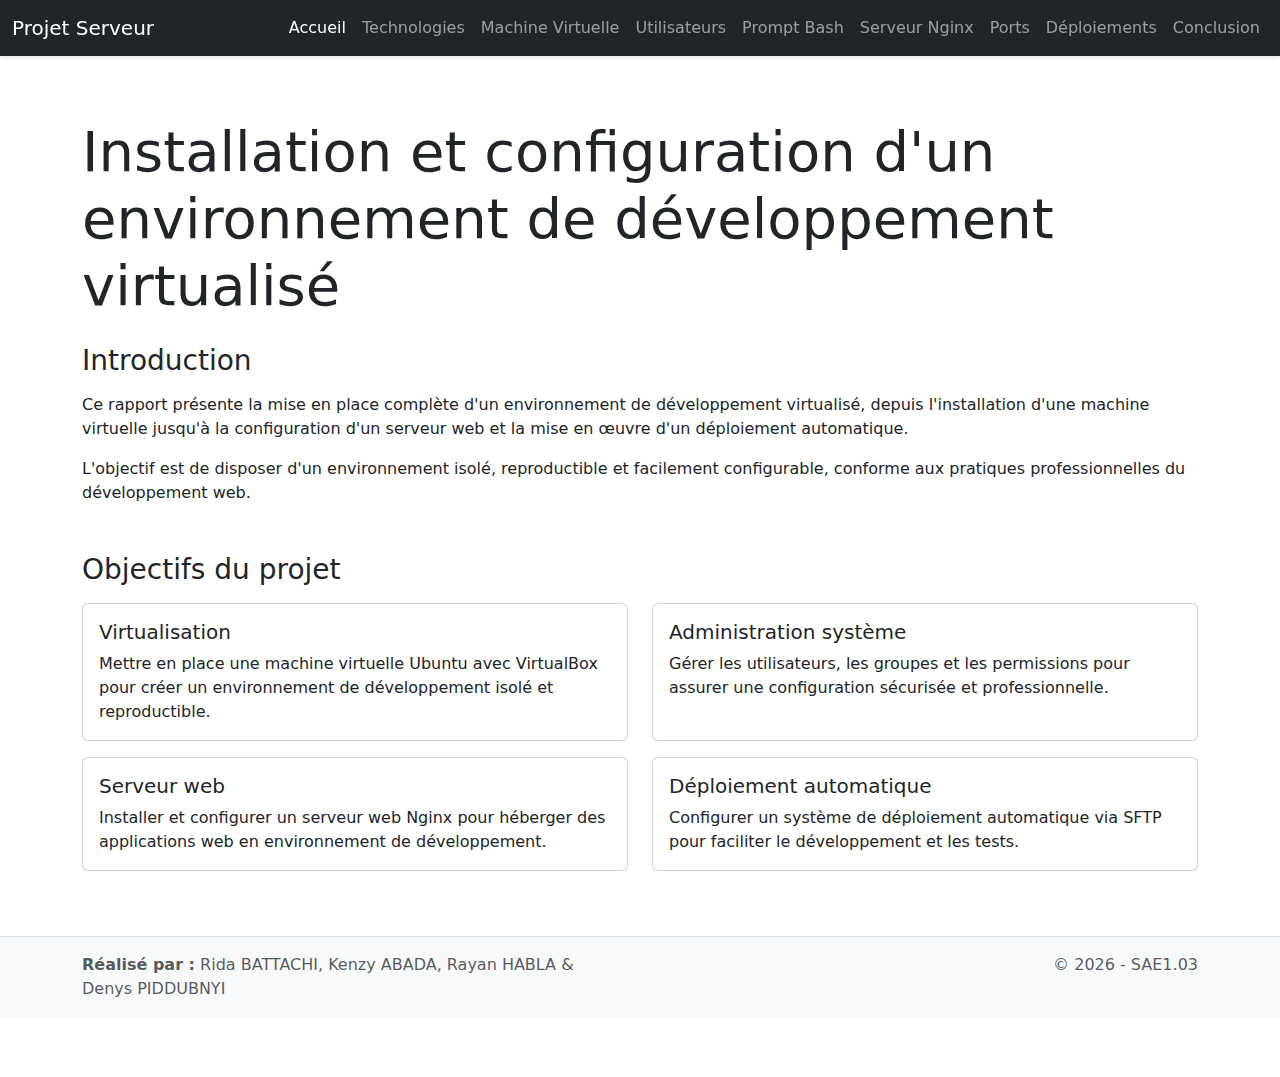
<file: index.html>
<!DOCTYPE html>
<html lang="fr">
<head>
    <meta charset="UTF-8">
    <meta name="viewport" content="width=device-width, initial-scale=1.0">
    <title>Accueil - Projet Serveur Web</title>
    <link href="https://cdn.jsdelivr.net/npm/bootstrap@5.3.0/dist/css/bootstrap.min.css" rel="stylesheet">
    <link href="css/style.css" rel="stylesheet">
</head>
<body>
    <!-- Navbar fixe -->
    <nav class="navbar navbar-expand-lg navbar-dark bg-dark fixed-top">
        <div class="container-fluid">
            <a class="navbar-brand" href="index.html">Projet Serveur</a>
            <button class="navbar-toggler" type="button" data-bs-toggle="collapse" data-bs-target="#navbarNav" aria-controls="navbarNav" aria-expanded="false" aria-label="Toggle navigation">
                <span class="navbar-toggler-icon"></span>
            </button>
            <div class="collapse navbar-collapse" id="navbarNav">
                <ul class="navbar-nav ms-auto">
                    <li class="nav-item">
                        <a class="nav-link active" aria-current="page" href="index.html">Accueil</a>
                    </li>
                    <li class="nav-item">
                        <a class="nav-link" href="technologies.html">Technologies</a>
                    </li>
                    <li class="nav-item">
                        <a class="nav-link" href="machine-virtuelle.html">Machine Virtuelle</a>
                    </li>
                    <li class="nav-item">
                        <a class="nav-link" href="utilisateurs.html">Utilisateurs</a>
                    </li>
                    <li class="nav-item">
                        <a class="nav-link" href="prompt-bash.html">Prompt Bash</a>
                    </li>
                    <li class="nav-item">
                        <a class="nav-link" href="serveur-nginx.html">Serveur Nginx</a>
                    </li>
                    <li class="nav-item">
                        <a class="nav-link" href="ports.html">Ports</a>
                    </li>
                    <li class="nav-item">
                        <a class="nav-link" href="deploiements.html">Déploiements</a>
                    </li>
                    <li class="nav-item">
                        <a class="nav-link" href="conclusion.html">Conclusion</a>
                    </li>
                </ul>
            </div>
        </div>
    </nav>

    <!-- Contenu principal -->
    <main class="container my-5">
        <div class="row">
            <div class="col-12">
                <h1 class="display-4 mb-4">Installation et configuration d'un environnement de développement virtualisé</h1>
                
                <section class="mb-5">
                    <h2 class="h3 mb-3">Introduction</h2>
                    <p>
                        Ce rapport présente la mise en place complète d'un environnement de développement virtualisé, depuis l'installation d'une machine virtuelle jusqu'à la configuration d'un serveur web et la mise en œuvre d'un déploiement automatique.
                    </p>
                    <p>
                        L'objectif est de disposer d'un environnement isolé, reproductible et facilement configurable, conforme aux pratiques professionnelles du développement web.
                    </p>
                </section>

                <section>
                    <h2 class="h3 mb-3">Objectifs du projet</h2>
                    <div class="row">
                        <div class="col-md-6 mb-3">
                            <div class="card h-100">
                                <div class="card-body">
                                    <h3 class="card-title h5">Virtualisation</h3>
                                    <p class="card-text">Mettre en place une machine virtuelle Ubuntu avec VirtualBox pour créer un environnement de développement isolé et reproductible.</p>
                                </div>
                            </div>
                        </div>
                        <div class="col-md-6 mb-3">
                            <div class="card h-100">
                                <div class="card-body">
                                    <h3 class="card-title h5">Administration système</h3>
                                    <p class="card-text">Gérer les utilisateurs, les groupes et les permissions pour assurer une configuration sécurisée et professionnelle.</p>
                                </div>
                            </div>
                        </div>
                        <div class="col-md-6 mb-3">
                            <div class="card h-100">
                                <div class="card-body">
                                    <h3 class="card-title h5">Serveur web</h3>
                                    <p class="card-text">Installer et configurer un serveur web Nginx pour héberger des applications web en environnement de développement.</p>
                                </div>
                            </div>
                        </div>
                        <div class="col-md-6 mb-3">
                            <div class="card h-100">
                                <div class="card-body">
                                    <h3 class="card-title h5">Déploiement automatique</h3>
                                    <p class="card-text">Configurer un système de déploiement automatique via SFTP pour faciliter le développement et les tests.</p>
                                </div>
                            </div>
                        </div>
                    </div>
                </section>
            </div>
        </div>
    </main>

    <!-- Footer -->
    <footer class="py-3 mt-auto">
        <div class="container">
            <div class="row">
                <div class="col-md-6">
                    <p class="mb-0 text-muted">
                        <strong>Réalisé par :</strong> Rida BATTACHI, Kenzy ABADA, Rayan HABLA &amp; Denys PIDDUBNYI
                    </p>
                </div>
                <div class="col-md-6 text-md-end">
                    <p class="mb-0 text-muted">
                        &copy; 2026 - SAE1.03
                    </p>
                </div>
            </div>
        </div>
    </footer>

    <link href="https://cdn.jsdelivr.net/npm/bootstrap@5.3.0/dist/js/bootstrap.bundle.min.js" rel="stylesheet">
</body>
</html>
</file>
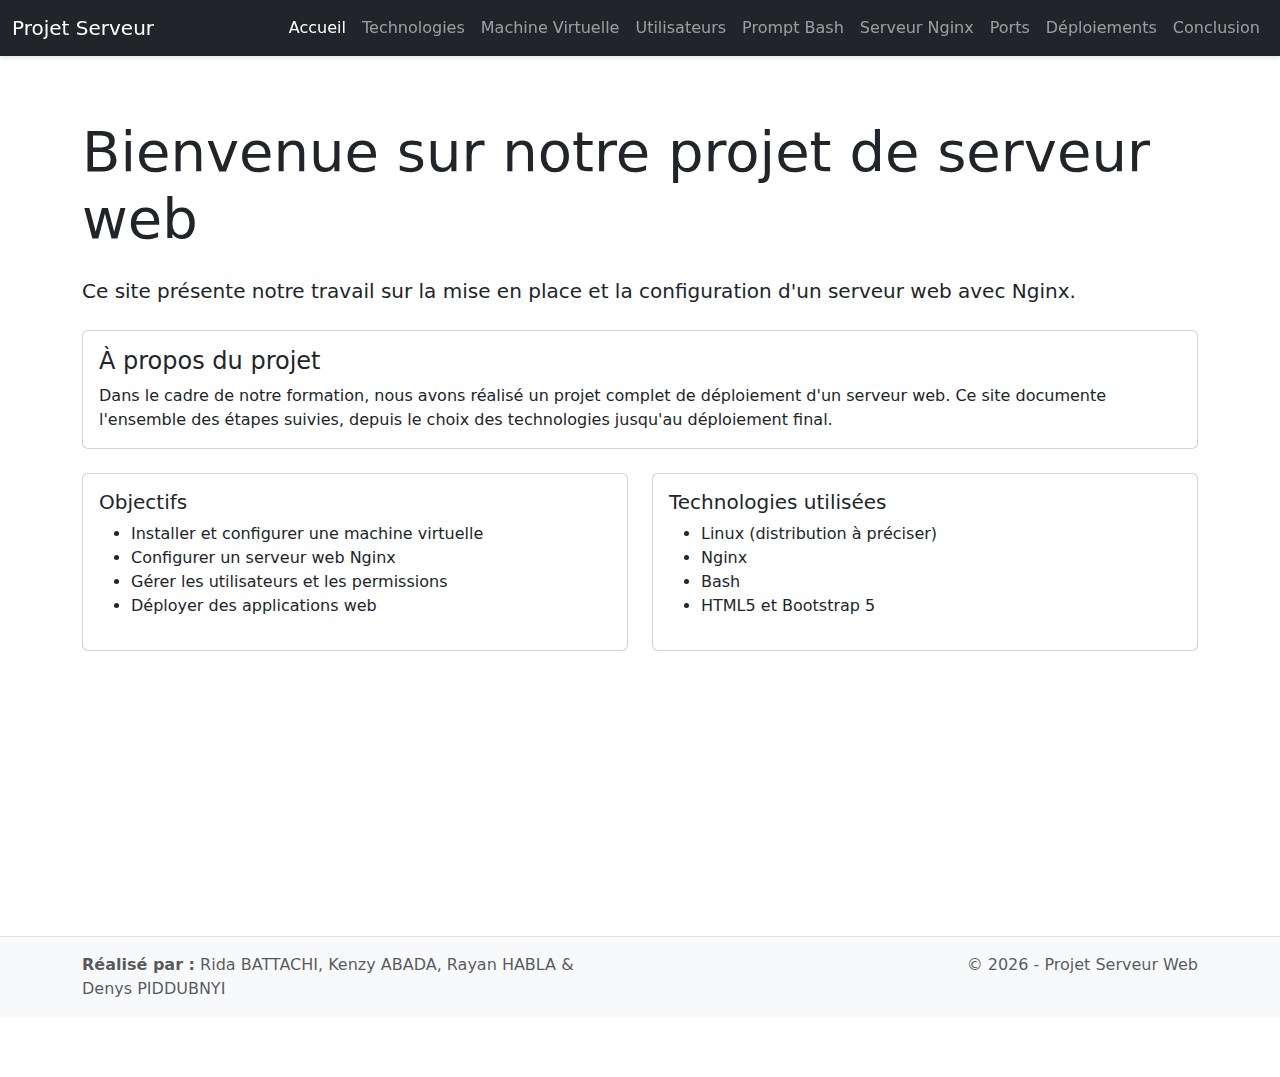
<file: accueil.html>
<!DOCTYPE html>
<html lang="fr">
<head>
  <meta charset="UTF-8">
  <meta name="viewport" content="width=device-width, initial-scale=1.0">
  <title>Accueil - SAE1.03</title>
  <link href="https://cdn.jsdelivr.net/npm/bootstrap@5.3.0/dist/css/bootstrap.min.css" rel="stylesheet">
  <link href="css/style.css" rel="stylesheet"></link>

</head>
<body>
<!-- Navbar fixe -->
<nav class="navbar navbar-expand-lg navbar-dark bg-dark fixed-top">
  <div class="container-fluid">
    <a class="navbar-brand" href="index.html">Projet Serveur</a>
    <button class="navbar-toggler" type="button" data-bs-toggle="collapse" data-bs-target="#navbarNav" aria-controls="navbarNav" aria-expanded="false" aria-label="Toggle navigation">
      <span class="navbar-toggler-icon"></span>
    </button>
    <div class="collapse navbar-collapse" id="navbarNav">
      <ul class="navbar-nav ms-auto">
        <li class="nav-item">
          <a class="nav-link active" aria-current="page" href="index.html">Accueil</a>
        </li>
        <li class="nav-item">
          <a class="nav-link" href="technologies.html">Technologies</a>
        </li>
        <li class="nav-item">
          <a class="nav-link" href="machine-virtuelle.html">Machine Virtuelle</a>
        </li>
        <li class="nav-item">
          <a class="nav-link" href="utilisateurs.html">Utilisateurs</a>
        </li>
        <li class="nav-item">
          <a class="nav-link" href="prompt-bash.html">Prompt Bash</a>
        </li>
        <li class="nav-item">
          <a class="nav-link" href="serveur-nginx.html">Serveur Nginx</a>
        </li>
        <li class="nav-item">
          <a class="nav-link" href="ports.html">Ports</a>
        </li>
        <li class="nav-item">
          <a class="nav-link" href="deploiements.html">Déploiements</a>
        </li>
        <li class="nav-item">
          <a class="nav-link" href="conclusion.html">Conclusion</a>
        </li>
      </ul>
    </div>
  </div>
</nav>

<!-- Contenu principal -->
<main class="container my-5">
  <div class="row">
    <div class="col-12">
      <h1 class="display-4 mb-4">Bienvenue sur notre projet de serveur web</h1>
      <p class="lead">Ce site présente notre travail sur la mise en place et la configuration d'un serveur web avec Nginx.</p>

      <div class="card mt-4">
        <div class="card-body">
          <h2 class="card-title h4">À propos du projet</h2>
          <p class="card-text">
            Dans le cadre de notre formation, nous avons réalisé un projet complet de déploiement d'un serveur web.
            Ce site documente l'ensemble des étapes suivies, depuis le choix des technologies jusqu'au déploiement final.
          </p>
        </div>
      </div>

      <div class="row mt-4">
        <div class="col-md-6">
          <div class="card h-100">
            <div class="card-body">
              <h3 class="card-title h5">Objectifs</h3>
              <ul>
                <li>Installer et configurer une machine virtuelle</li>
                <li>Configurer un serveur web Nginx</li>
                <li>Gérer les utilisateurs et les permissions</li>
                <li>Déployer des applications web</li>
              </ul>
            </div>
          </div>
        </div>
        <div class="col-md-6">
          <div class="card h-100">
            <div class="card-body">
              <h3 class="card-title h5">Technologies utilisées</h3>
              <ul>
                <li>Linux (distribution à préciser)</li>
                <li>Nginx</li>
                <li>Bash</li>
                <li>HTML5 et Bootstrap 5</li>
              </ul>
            </div>
          </div>
        </div>
      </div>
    </div>
  </div>
</main>

<!-- Footer -->
<footer class="py-3 mt-auto">
  <div class="container">
    <div class="row">
      <div class="col-md-6">
        <p class="mb-0 text-muted">
          <strong>Réalisé par :</strong> Rida BATTACHI, Kenzy ABADA, Rayan HABLA &amp; Denys PIDDUBNYI
        </p>
      </div>
      <div class="col-md-6 text-md-end">
        <p class="mb-0 text-muted">
          &copy; 2026 - Projet Serveur Web
        </p>
      </div>
    </div>
  </div>
</footer>

<link href="https://cdn.jsdelivr.net/npm/bootstrap@5.3.0/dist/js/bootstrap.bundle.min.js" rel="stylesheet">
</body>
</html>
</file>
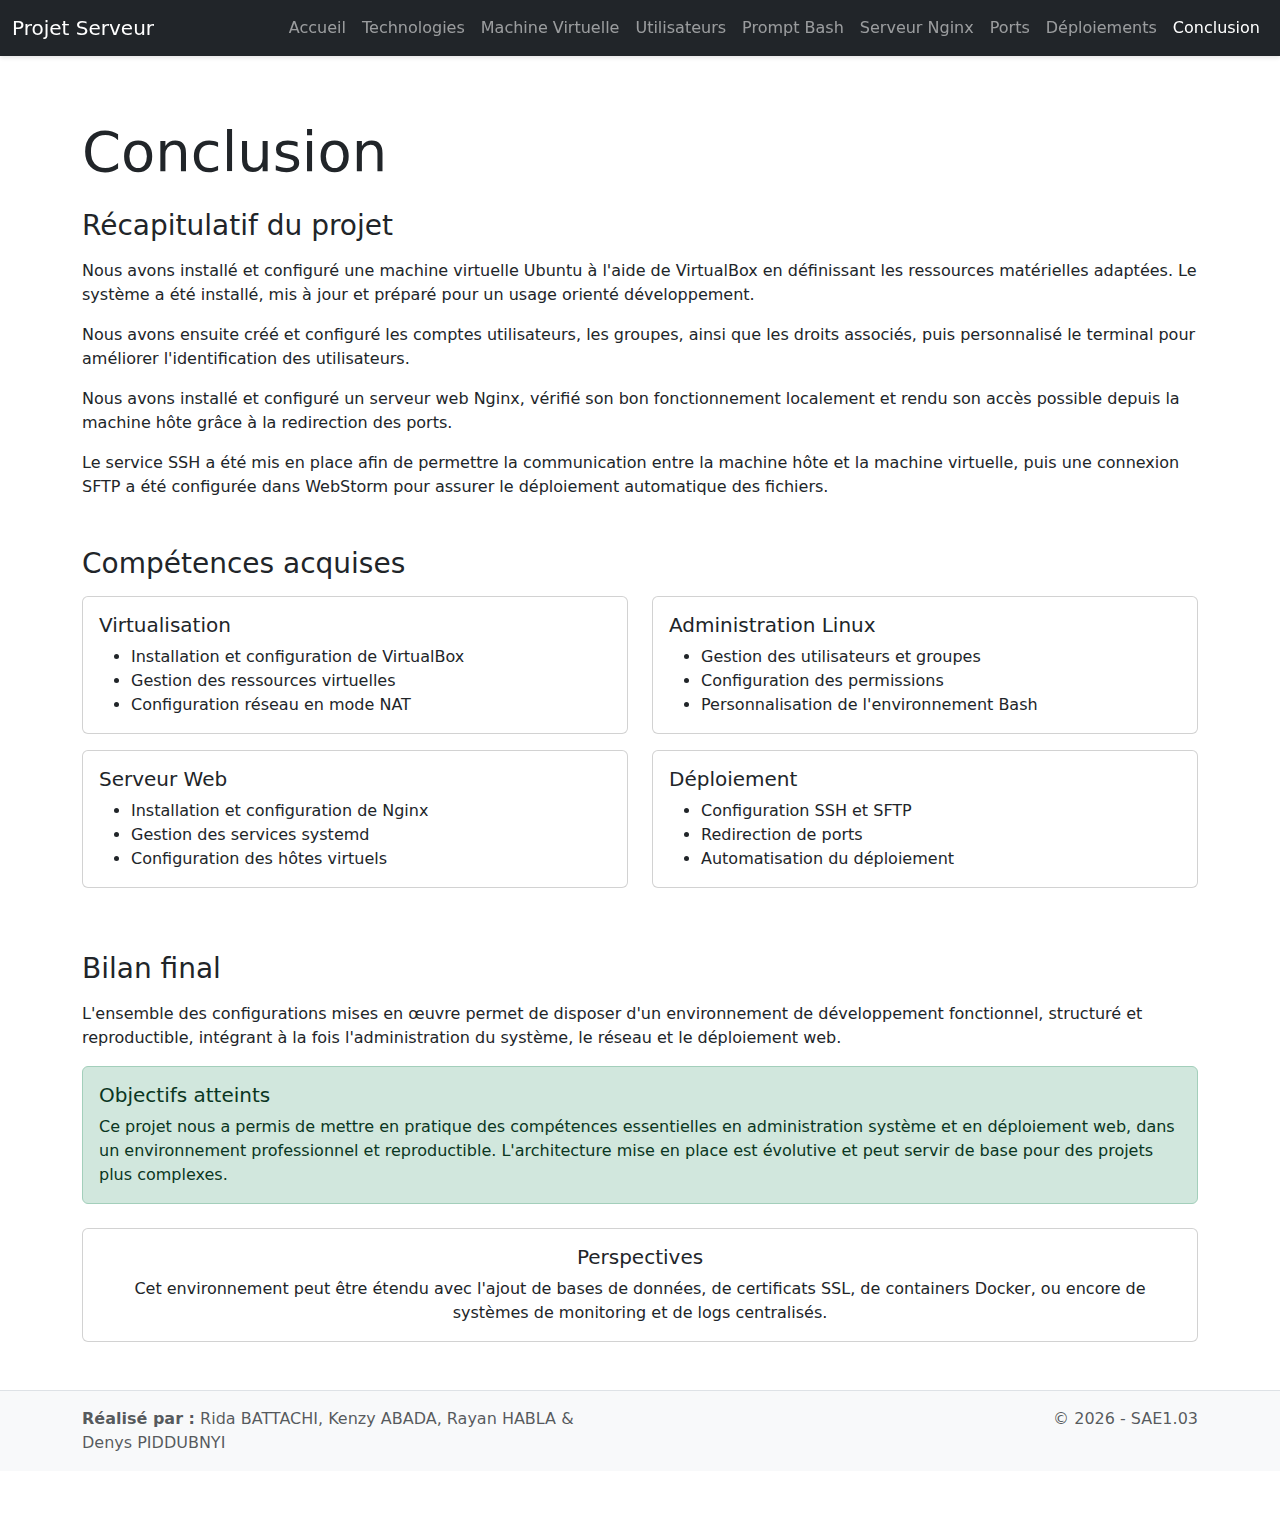
<file: conclusion.html>
<!DOCTYPE html>
<html lang="fr">
<head>
    <meta charset="UTF-8">
    <meta name="viewport" content="width=device-width, initial-scale=1.0">
    <title>Conclusion - Projet Serveur Web</title>
    <link href="https://cdn.jsdelivr.net/npm/bootstrap@5.3.0/dist/css/bootstrap.min.css" rel="stylesheet">
    <link href="css/style.css" rel="stylesheet">
</head>
<body>
    <!-- Navbar fixe -->
    <nav class="navbar navbar-expand-lg navbar-dark bg-dark fixed-top">
        <div class="container-fluid">
            <a class="navbar-brand" href="index.html">Projet Serveur</a>
            <button class="navbar-toggler" type="button" data-bs-toggle="collapse" data-bs-target="#navbarNav" aria-controls="navbarNav" aria-expanded="false" aria-label="Toggle navigation">
                <span class="navbar-toggler-icon"></span>
            </button>
            <div class="collapse navbar-collapse" id="navbarNav">
                <ul class="navbar-nav ms-auto">
                    <li class="nav-item">
                        <a class="nav-link" href="index.html">Accueil</a>
                    </li>
                    <li class="nav-item">
                        <a class="nav-link" href="technologies.html">Technologies</a>
                    </li>
                    <li class="nav-item">
                        <a class="nav-link" href="machine-virtuelle.html">Machine Virtuelle</a>
                    </li>
                    <li class="nav-item">
                        <a class="nav-link" href="utilisateurs.html">Utilisateurs</a>
                    </li>
                    <li class="nav-item">
                        <a class="nav-link" href="prompt-bash.html">Prompt Bash</a>
                    </li>
                    <li class="nav-item">
                        <a class="nav-link" href="serveur-nginx.html">Serveur Nginx</a>
                    </li>
                    <li class="nav-item">
                        <a class="nav-link" href="ports.html">Ports</a>
                    </li>
                    <li class="nav-item">
                        <a class="nav-link" href="deploiements.html">Déploiements</a>
                    </li>
                    <li class="nav-item">
                        <a class="nav-link active" aria-current="page" href="conclusion.html">Conclusion</a>
                    </li>
                </ul>
            </div>
        </div>
    </nav>

    <!-- Contenu principal -->
    <main class="container my-5">
        <div class="row">
            <div class="col-12">
                <h1 class="display-4 mb-4">Conclusion</h1>
                
                <section class="mb-5">
                    <h2 class="h3 mb-3">Récapitulatif du projet</h2>
                    <p>
                        Nous avons installé et configuré une machine virtuelle Ubuntu à l'aide de VirtualBox en définissant les ressources matérielles adaptées. Le système a été installé, mis à jour et préparé pour un usage orienté développement.
                    </p>
                    <p>
                        Nous avons ensuite créé et configuré les comptes utilisateurs, les groupes, ainsi que les droits associés, puis personnalisé le terminal pour améliorer l'identification des utilisateurs.
                    </p>
                    <p>
                        Nous avons installé et configuré un serveur web Nginx, vérifié son bon fonctionnement localement et rendu son accès possible depuis la machine hôte grâce à la redirection des ports.
                    </p>
                    <p>
                        Le service SSH a été mis en place afin de permettre la communication entre la machine hôte et la machine virtuelle, puis une connexion SFTP a été configurée dans WebStorm pour assurer le déploiement automatique des fichiers.
                    </p>
                </section>

                <section class="mb-5">
                    <h2 class="h3 mb-3">Compétences acquises</h2>
                    <div class="row">
                        <div class="col-md-6 mb-3">
                            <div class="card h-100">
                                <div class="card-body">
                                    <h3 class="h5 card-title">Virtualisation</h3>
                                    <ul class="mb-0">
                                        <li>Installation et configuration de VirtualBox</li>
                                        <li>Gestion des ressources virtuelles</li>
                                        <li>Configuration réseau en mode NAT</li>
                                    </ul>
                                </div>
                            </div>
                        </div>
                        <div class="col-md-6 mb-3">
                            <div class="card h-100">
                                <div class="card-body">
                                    <h3 class="h5 card-title">Administration Linux</h3>
                                    <ul class="mb-0">
                                        <li>Gestion des utilisateurs et groupes</li>
                                        <li>Configuration des permissions</li>
                                        <li>Personnalisation de l'environnement Bash</li>
                                    </ul>
                                </div>
                            </div>
                        </div>
                        <div class="col-md-6 mb-3">
                            <div class="card h-100">
                                <div class="card-body">
                                    <h3 class="h5 card-title">Serveur Web</h3>
                                    <ul class="mb-0">
                                        <li>Installation et configuration de Nginx</li>
                                        <li>Gestion des services systemd</li>
                                        <li>Configuration des hôtes virtuels</li>
                                    </ul>
                                </div>
                            </div>
                        </div>
                        <div class="col-md-6 mb-3">
                            <div class="card h-100">
                                <div class="card-body">
                                    <h3 class="h5 card-title">Déploiement</h3>
                                    <ul class="mb-0">
                                        <li>Configuration SSH et SFTP</li>
                                        <li>Redirection de ports</li>
                                        <li>Automatisation du déploiement</li>
                                    </ul>
                                </div>
                            </div>
                        </div>
                    </div>
                </section>

                <section>
                    <h2 class="h3 mb-3">Bilan final</h2>
                    <p>
                        L'ensemble des configurations mises en œuvre permet de disposer d'un environnement de développement fonctionnel, structuré et reproductible, intégrant à la fois l'administration du système, le réseau et le déploiement web.
                    </p>
                    
                    <div class="alert alert-success">
                        <h3 class="h5 alert-heading">Objectifs atteints</h3>
                        <p class="mb-0">
                            Ce projet nous a permis de mettre en pratique des compétences essentielles en administration système et en déploiement web, dans un environnement professionnel et reproductible. L'architecture mise en place est évolutive et peut servir de base pour des projets plus complexes.
                        </p>
                    </div>
                    
                    <div class="card mt-4">
                        <div class="card-body text-center">
                            <h3 class="h5 card-title">Perspectives</h3>
                            <p class="card-text">
                                Cet environnement peut être étendu avec l'ajout de bases de données, de certificats SSL, de containers Docker, ou encore de systèmes de monitoring et de logs centralisés.
                            </p>
                        </div>
                    </div>
                </section>
            </div>
        </div>
    </main>

    <!-- Footer -->
    <footer class="py-3 mt-auto">
        <div class="container">
            <div class="row">
                <div class="col-md-6">
                    <p class="mb-0 text-muted">
                        <strong>Réalisé par :</strong> Rida BATTACHI, Kenzy ABADA, Rayan HABLA &amp; Denys PIDDUBNYI
                    </p>
                </div>
                <div class="col-md-6 text-md-end">
                    <p class="mb-0 text-muted">
                        &copy; 2026 - SAE1.03
                    </p>
                </div>
            </div>
        </div>
    </footer>

    <link href="https://cdn.jsdelivr.net/npm/bootstrap@5.3.0/dist/js/bootstrap.bundle.min.js" rel="stylesheet">
</body>
</html>
</file>
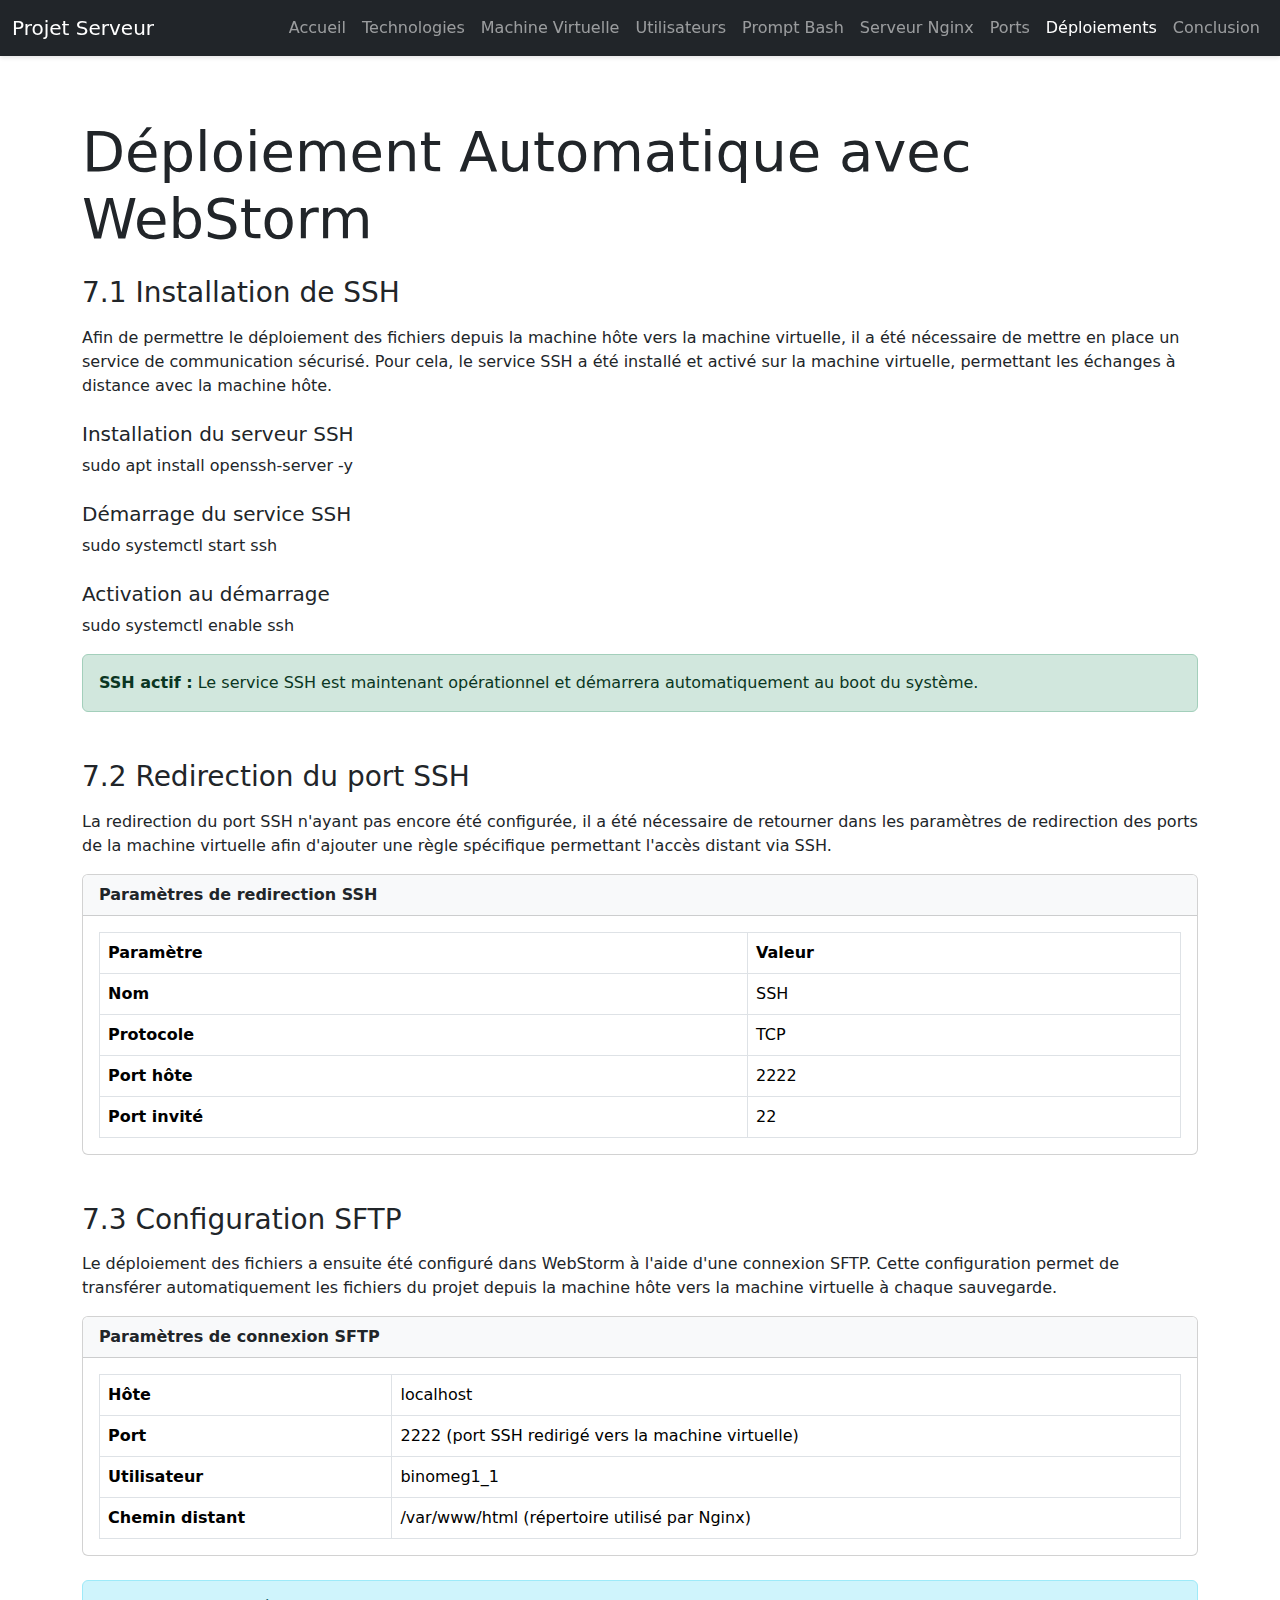
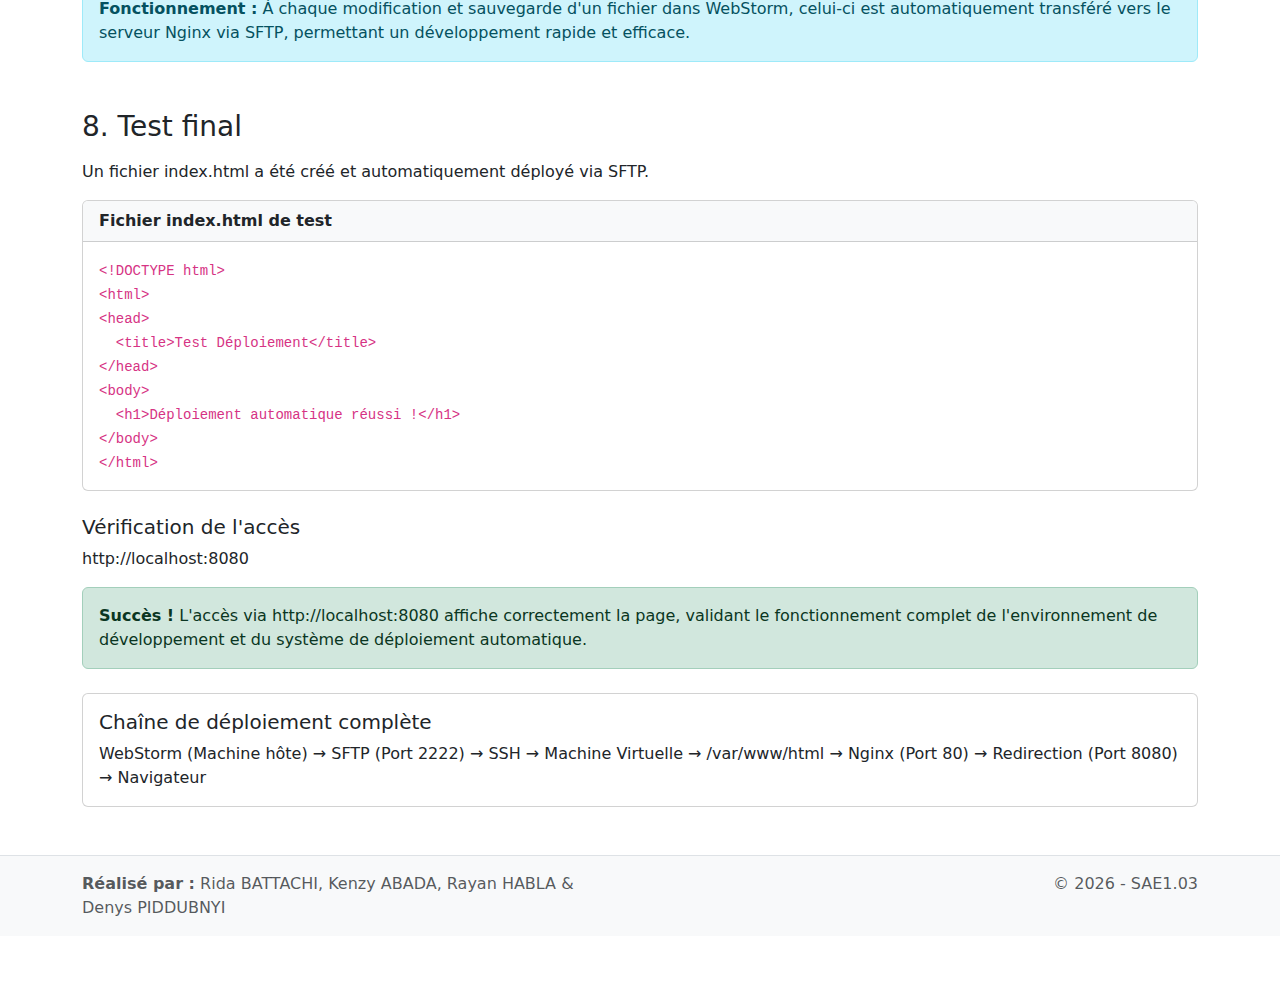
<file: deploiements.html>
<!DOCTYPE html>
<html lang="fr">
<head>
    <meta charset="UTF-8">
    <meta name="viewport" content="width=device-width, initial-scale=1.0">
    <title>Déploiements - Projet Serveur Web</title>
    <link href="https://cdn.jsdelivr.net/npm/bootstrap@5.3.0/dist/css/bootstrap.min.css" rel="stylesheet">
    <link href="css/style.css" rel="stylesheet">
</head>
<body>
    <!-- Navbar fixe -->
    <nav class="navbar navbar-expand-lg navbar-dark bg-dark fixed-top">
        <div class="container-fluid">
            <a class="navbar-brand" href="index.html">Projet Serveur</a>
            <button class="navbar-toggler" type="button" data-bs-toggle="collapse" data-bs-target="#navbarNav" aria-controls="navbarNav" aria-expanded="false" aria-label="Toggle navigation">
                <span class="navbar-toggler-icon"></span>
            </button>
            <div class="collapse navbar-collapse" id="navbarNav">
                <ul class="navbar-nav ms-auto">
                    <li class="nav-item">
                        <a class="nav-link" href="index.html">Accueil</a>
                    </li>
                    <li class="nav-item">
                        <a class="nav-link" href="technologies.html">Technologies</a>
                    </li>
                    <li class="nav-item">
                        <a class="nav-link" href="machine-virtuelle.html">Machine Virtuelle</a>
                    </li>
                    <li class="nav-item">
                        <a class="nav-link" href="utilisateurs.html">Utilisateurs</a>
                    </li>
                    <li class="nav-item">
                        <a class="nav-link" href="prompt-bash.html">Prompt Bash</a>
                    </li>
                    <li class="nav-item">
                        <a class="nav-link" href="serveur-nginx.html">Serveur Nginx</a>
                    </li>
                    <li class="nav-item">
                        <a class="nav-link" href="ports.html">Ports</a>
                    </li>
                    <li class="nav-item">
                        <a class="nav-link active" aria-current="page" href="deploiements.html">Déploiements</a>
                    </li>
                    <li class="nav-item">
                        <a class="nav-link" href="conclusion.html">Conclusion</a>
                    </li>
                </ul>
            </div>
        </div>
    </nav>

    <!-- Contenu principal -->
    <main class="container my-5">
        <div class="row">
            <div class="col-12">
                <h1 class="display-4 mb-4">Déploiement Automatique avec WebStorm</h1>
                
                <section class="mb-5">
                    <h2 class="h3 mb-3">7.1 Installation de SSH</h2>
                    <p>Afin de permettre le déploiement des fichiers depuis la machine hôte vers la machine virtuelle, il a été nécessaire de mettre en place un service de communication sécurisé. Pour cela, le service SSH a été installé et activé sur la machine virtuelle, permettant les échanges à distance avec la machine hôte.</p>
                    
                    <h3 class="h5 mt-4">Installation du serveur SSH</h3>
                    <div class="command-block">
                        sudo apt install openssh-server -y
                    </div>
                    
                    <h3 class="h5 mt-4">Démarrage du service SSH</h3>
                    <div class="command-block">
                        sudo systemctl start ssh
                    </div>
                    
                    <h3 class="h5 mt-4">Activation au démarrage</h3>
                    <div class="command-block">
                        sudo systemctl enable ssh
                    </div>
                    
                    <div class="alert alert-success mt-3">
                        <strong>SSH actif :</strong> Le service SSH est maintenant opérationnel et démarrera automatiquement au boot du système.
                    </div>
                </section>

                <section class="mb-5">
                    <h2 class="h3 mb-3">7.2 Redirection du port SSH</h2>
                    <p>La redirection du port SSH n'ayant pas encore été configurée, il a été nécessaire de retourner dans les paramètres de redirection des ports de la machine virtuelle afin d'ajouter une règle spécifique permettant l'accès distant via SSH.</p>
                    
                    <div class="card mb-4">
                        <div class="card-header bg-light">
                            <strong>Paramètres de redirection SSH</strong>
                        </div>
                        <div class="card-body">
                            <table class="table table-bordered mb-0">
                                <thead>
                                    <tr>
                                        <th>Paramètre</th>
                                        <th>Valeur</th>
                                    </tr>
                                </thead>
                                <tbody>
                                    <tr>
                                        <td><strong>Nom</strong></td>
                                        <td>SSH</td>
                                    </tr>
                                    <tr>
                                        <td><strong>Protocole</strong></td>
                                        <td>TCP</td>
                                    </tr>
                                    <tr>
                                        <td><strong>Port hôte</strong></td>
                                        <td>2222</td>
                                    </tr>
                                    <tr>
                                        <td><strong>Port invité</strong></td>
                                        <td>22</td>
                                    </tr>
                                </tbody>
                            </table>
                        </div>
                    </div>
                </section>

                <section class="mb-5">
                    <h2 class="h3 mb-3">7.3 Configuration SFTP</h2>
                    <p>Le déploiement des fichiers a ensuite été configuré dans WebStorm à l'aide d'une connexion SFTP. Cette configuration permet de transférer automatiquement les fichiers du projet depuis la machine hôte vers la machine virtuelle à chaque sauvegarde.</p>
                    
                    <div class="card mb-4">
                        <div class="card-header bg-light">
                            <strong>Paramètres de connexion SFTP</strong>
                        </div>
                        <div class="card-body">
                            <table class="table table-bordered mb-0">
                                <tbody>
                                    <tr>
                                        <td><strong>Hôte</strong></td>
                                        <td>localhost</td>
                                    </tr>
                                    <tr>
                                        <td><strong>Port</strong></td>
                                        <td>2222 (port SSH redirigé vers la machine virtuelle)</td>
                                    </tr>
                                    <tr>
                                        <td><strong>Utilisateur</strong></td>
                                        <td>binomeg1_1</td>
                                    </tr>
                                    <tr>
                                        <td><strong>Chemin distant</strong></td>
                                        <td>/var/www/html (répertoire utilisé par Nginx)</td>
                                    </tr>
                                </tbody>
                            </table>
                        </div>
                    </div>
                    
                    <div class="alert alert-info">
                        <strong>Fonctionnement :</strong> À chaque modification et sauvegarde d'un fichier dans WebStorm, celui-ci est automatiquement transféré vers le serveur Nginx via SFTP, permettant un développement rapide et efficace.
                    </div>
                </section>

                <section>
                    <h2 class="h3 mb-3">8. Test final</h2>
                    <p>Un fichier index.html a été créé et automatiquement déployé via SFTP.</p>
                    
                    <div class="card mb-4">
                        <div class="card-header bg-light">
                            <strong>Fichier index.html de test</strong>
                        </div>
                        <div class="card-body">
                            <code>
                                &lt;!DOCTYPE html&gt;<br>
                                &lt;html&gt;<br>
                                &lt;head&gt;<br>
                                &nbsp;&nbsp;&lt;title&gt;Test Déploiement&lt;/title&gt;<br>
                                &lt;/head&gt;<br>
                                &lt;body&gt;<br>
                                &nbsp;&nbsp;&lt;h1&gt;Déploiement automatique réussi !&lt;/h1&gt;<br>
                                &lt;/body&gt;<br>
                                &lt;/html&gt;
                            </code>
                        </div>
                    </div>
                    
                    <h3 class="h5">Vérification de l'accès</h3>
                    <div class="command-block">
                        http://localhost:8080
                    </div>
                    
                    <div class="alert alert-success mt-3">
                        <strong>Succès !</strong> L'accès via http://localhost:8080 affiche correctement la page, validant le fonctionnement complet de l'environnement de développement et du système de déploiement automatique.
                    </div>
                    
                    <div class="card mt-4">
                        <div class="card-body">
                            <h3 class="h5 card-title">Chaîne de déploiement complète</h3>
                            <p class="card-text">WebStorm (Machine hôte) → SFTP (Port 2222) → SSH → Machine Virtuelle → /var/www/html → Nginx (Port 80) → Redirection (Port 8080) → Navigateur</p>
                        </div>
                    </div>
                </section>
            </div>
        </div>
    </main>

    <!-- Footer -->
    <footer class="py-3 mt-auto">
        <div class="container">
            <div class="row">
                <div class="col-md-6">
                    <p class="mb-0 text-muted">
                        <strong>Réalisé par :</strong> Rida BATTACHI, Kenzy ABADA, Rayan HABLA &amp; Denys PIDDUBNYI
                    </p>
                </div>
                <div class="col-md-6 text-md-end">
                    <p class="mb-0 text-muted">
                        &copy; 2026 - SAE1.03
                    </p>
                </div>
            </div>
        </div>
    </footer>

    <link href="https://cdn.jsdelivr.net/npm/bootstrap@5.3.0/dist/js/bootstrap.bundle.min.js" rel="stylesheet">
</body>
</html>
</file>
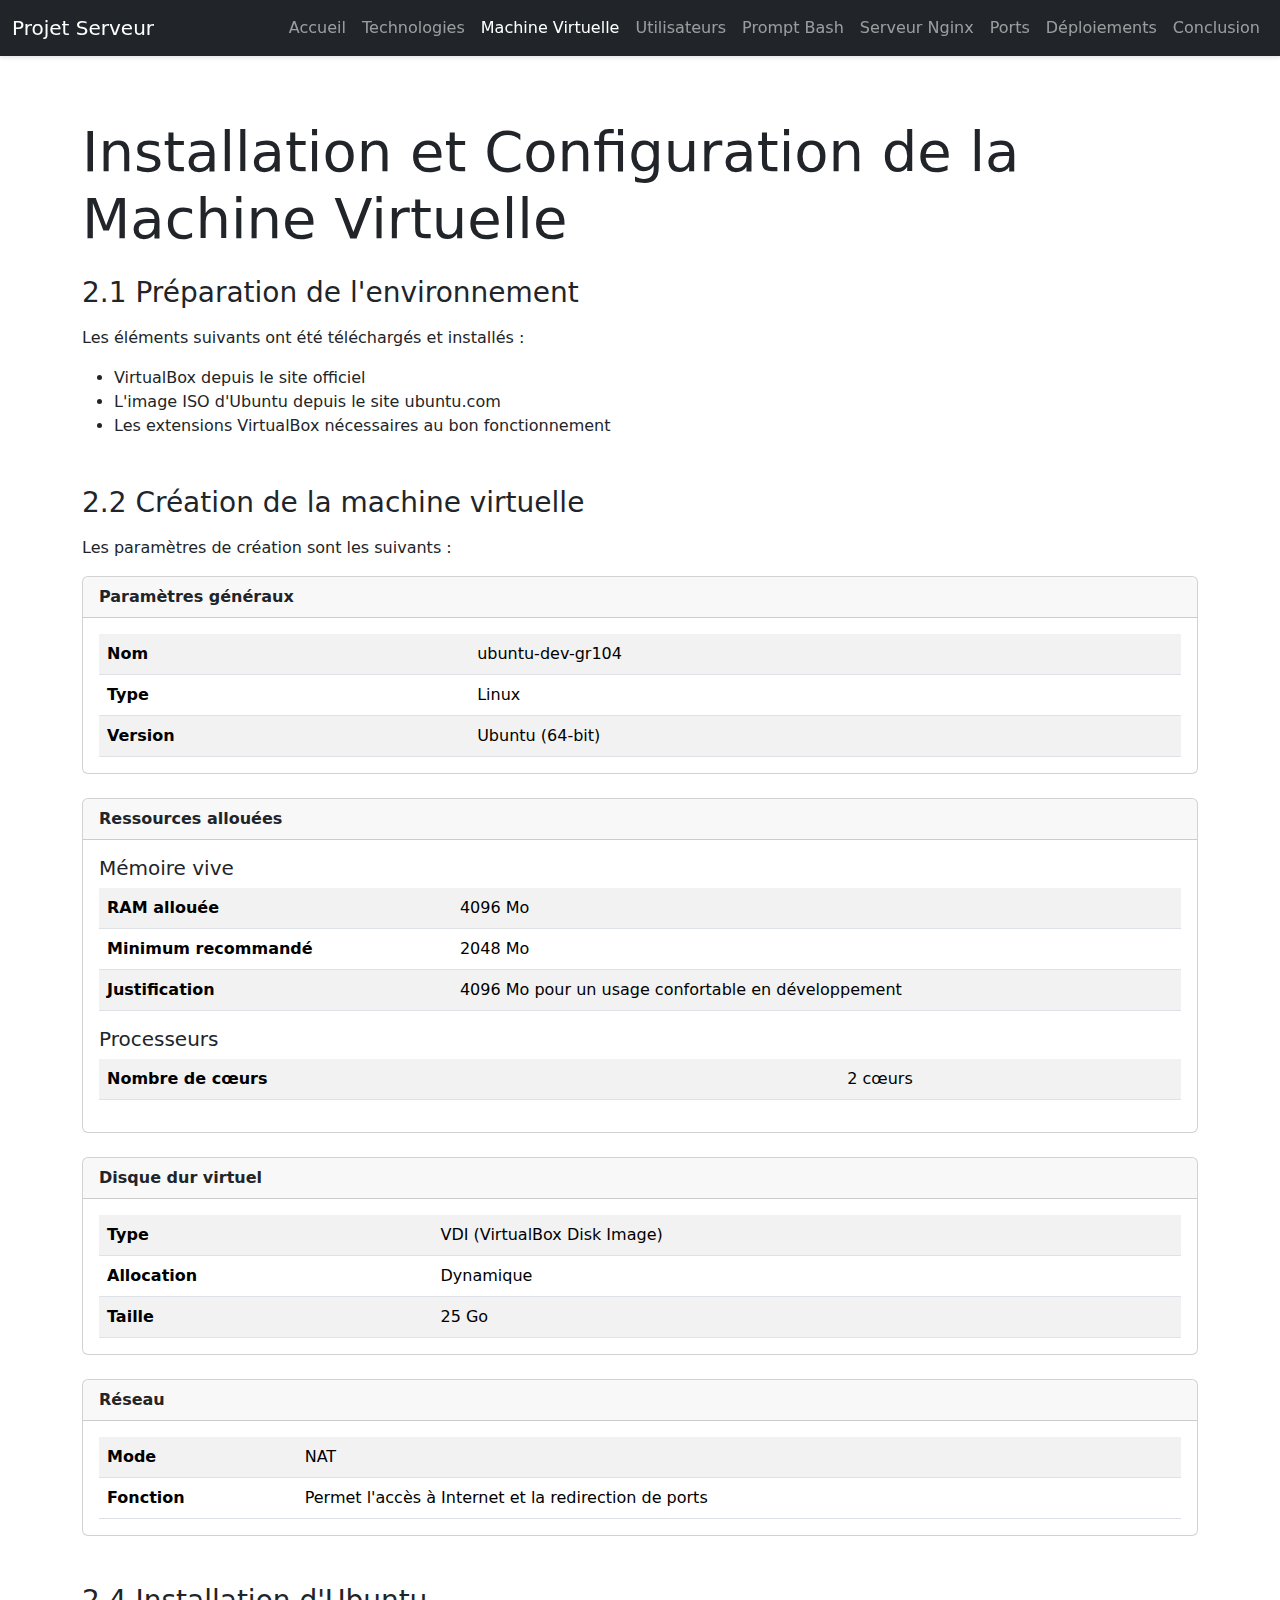
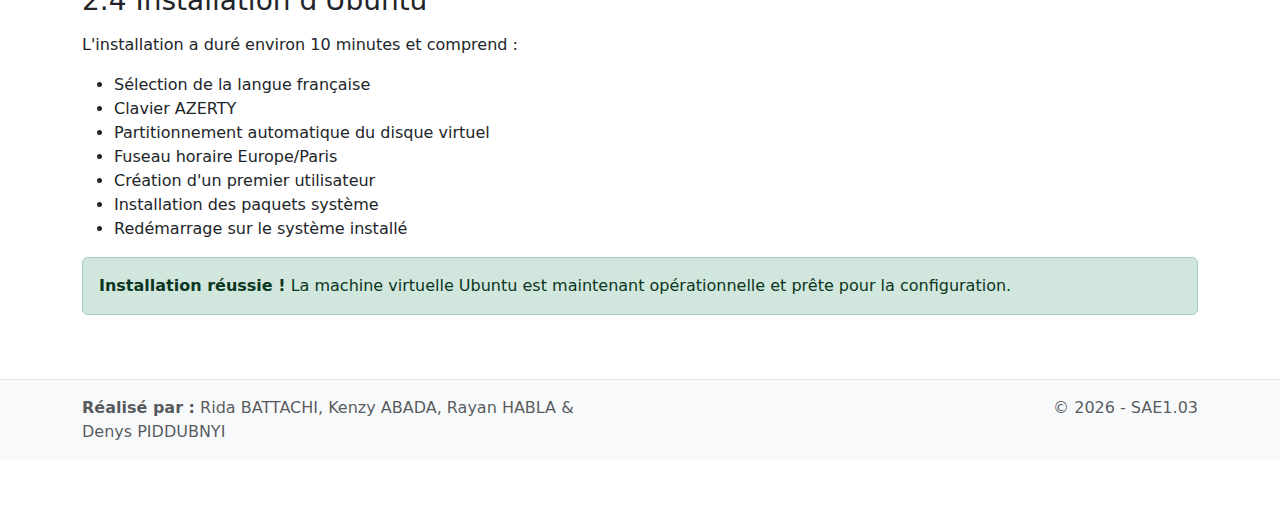
<file: machine-virtuelle.html>
<!DOCTYPE html>
<html lang="fr">
<head>
    <meta charset="UTF-8">
    <meta name="viewport" content="width=device-width, initial-scale=1.0">
    <title>Installation et Configuration de la Machine Virtuelle - Projet Serveur Web</title>
    <link href="https://cdn.jsdelivr.net/npm/bootstrap@5.3.0/dist/css/bootstrap.min.css" rel="stylesheet">
    <link href="css/style.css" rel="stylesheet">
</head>
<body>
    <!-- Navbar fixe -->
    <nav class="navbar navbar-expand-lg navbar-dark bg-dark fixed-top">
        <div class="container-fluid">
            <a class="navbar-brand" href="index.html">Projet Serveur</a>
            <button class="navbar-toggler" type="button" data-bs-toggle="collapse" data-bs-target="#navbarNav" aria-controls="navbarNav" aria-expanded="false" aria-label="Toggle navigation">
                <span class="navbar-toggler-icon"></span>
            </button>
            <div class="collapse navbar-collapse" id="navbarNav">
                <ul class="navbar-nav ms-auto">
                    <li class="nav-item">
                        <a class="nav-link" href="index.html">Accueil</a>
                    </li>
                    <li class="nav-item">
                        <a class="nav-link" href="technologies.html">Technologies</a>
                    </li>
                    <li class="nav-item">
                        <a class="nav-link active" aria-current="page" href="machine-virtuelle.html">Machine Virtuelle</a>
                    </li>
                    <li class="nav-item">
                        <a class="nav-link" href="utilisateurs.html">Utilisateurs</a>
                    </li>
                    <li class="nav-item">
                        <a class="nav-link" href="prompt-bash.html">Prompt Bash</a>
                    </li>
                    <li class="nav-item">
                        <a class="nav-link" href="serveur-nginx.html">Serveur Nginx</a>
                    </li>
                    <li class="nav-item">
                        <a class="nav-link" href="ports.html">Ports</a>
                    </li>
                    <li class="nav-item">
                        <a class="nav-link" href="deploiements.html">Déploiements</a>
                    </li>
                    <li class="nav-item">
                        <a class="nav-link" href="conclusion.html">Conclusion</a>
                    </li>
                </ul>
            </div>
        </div>
    </nav>

    <!-- Contenu principal -->
    <main class="container my-5">
        <div class="row">
            <div class="col-12">
                <h1 class="display-4 mb-4">Installation et Configuration de la Machine Virtuelle</h1>
                
                <section class="mb-5">
                    <h2 class="h3 mb-3">2.1 Préparation de l'environnement</h2>
                    <p>Les éléments suivants ont été téléchargés et installés :</p>
                    <ul>
                        <li>VirtualBox depuis le site officiel</li>
                        <li>L'image ISO d'Ubuntu depuis le site ubuntu.com</li>
                        <li>Les extensions VirtualBox nécessaires au bon fonctionnement</li>
                    </ul>
                </section>

                <section class="mb-5">
                    <h2 class="h3 mb-3">2.2 Création de la machine virtuelle</h2>
                    <p>Les paramètres de création sont les suivants :</p>
                    
                    <div class="card mb-4">
                        <div class="card-header specs-table">
                            <strong>Paramètres généraux</strong>
                        </div>
                        <div class="card-body">
                            <table class="table table-striped mb-0">
                                <tbody>
                                    <tr>
                                        <td><strong>Nom</strong></td>
                                        <td>ubuntu-dev-gr104</td>
                                    </tr>
                                    <tr>
                                        <td><strong>Type</strong></td>
                                        <td>Linux</td>
                                    </tr>
                                    <tr>
                                        <td><strong>Version</strong></td>
                                        <td>Ubuntu (64-bit)</td>
                                    </tr>
                                </tbody>
                            </table>
                        </div>
                    </div>

                    <div class="card mb-4">
                        <div class="card-header specs-table">
                            <strong>Ressources allouées</strong>
                        </div>
                        <div class="card-body">
                            <h3 class="h5">Mémoire vive</h3>
                            <table class="table table-striped mb-3">
                                <tbody>
                                    <tr>
                                        <td><strong>RAM allouée</strong></td>
                                        <td>4096 Mo</td>
                                    </tr>
                                    <tr>
                                        <td><strong>Minimum recommandé</strong></td>
                                        <td>2048 Mo</td>
                                    </tr>
                                    <tr>
                                        <td><strong>Justification</strong></td>
                                        <td>4096 Mo pour un usage confortable en développement</td>
                                    </tr>
                                </tbody>
                            </table>
                            
                            <h3 class="h5">Processeurs</h3>
                            <table class="table table-striped">
                                <tbody>
                                    <tr>
                                        <td><strong>Nombre de cœurs</strong></td>
                                        <td>2 cœurs</td>
                                    </tr>
                                </tbody>
                            </table>
                        </div>
                    </div>

                    <div class="card mb-4">
                        <div class="card-header specs-table">
                            <strong>Disque dur virtuel</strong>
                        </div>
                        <div class="card-body">
                            <table class="table table-striped mb-0">
                                <tbody>
                                    <tr>
                                        <td><strong>Type</strong></td>
                                        <td>VDI (VirtualBox Disk Image)</td>
                                    </tr>
                                    <tr>
                                        <td><strong>Allocation</strong></td>
                                        <td>Dynamique</td>
                                    </tr>
                                    <tr>
                                        <td><strong>Taille</strong></td>
                                        <td>25 Go</td>
                                    </tr>
                                </tbody>
                            </table>
                        </div>
                    </div>

                    <div class="card mb-4">
                        <div class="card-header specs-table">
                            <strong>Réseau</strong>
                        </div>
                        <div class="card-body">
                            <table class="table table-striped mb-0">
                                <tbody>
                                    <tr>
                                        <td><strong>Mode</strong></td>
                                        <td>NAT</td>
                                    </tr>
                                    <tr>
                                        <td><strong>Fonction</strong></td>
                                        <td>Permet l'accès à Internet et la redirection de ports</td>
                                    </tr>
                                </tbody>
                            </table>
                        </div>
                    </div>
                </section>

                <section>
                    <h2 class="h3 mb-3">2.4 Installation d'Ubuntu</h2>
                    <p>L'installation a duré environ 10 minutes et comprend :</p>
                    <ul>
                        <li>Sélection de la langue française</li>
                        <li>Clavier AZERTY</li>
                        <li>Partitionnement automatique du disque virtuel</li>
                        <li>Fuseau horaire Europe/Paris</li>
                        <li>Création d'un premier utilisateur</li>
                        <li>Installation des paquets système</li>
                        <li>Redémarrage sur le système installé</li>
                    </ul>
                    
                    <div class="alert alert-success mt-3">
                        <strong>Installation réussie !</strong> La machine virtuelle Ubuntu est maintenant opérationnelle et prête pour la configuration.
                    </div>
                </section>
            </div>
        </div>
    </main>

    <!-- Footer -->
    <footer class="py-3 mt-auto">
        <div class="container">
            <div class="row">
                <div class="col-md-6">
                    <p class="mb-0 text-muted">
                        <strong>Réalisé par :</strong> Rida BATTACHI, Kenzy ABADA, Rayan HABLA &amp; Denys PIDDUBNYI
                    </p>
                </div>
                <div class="col-md-6 text-md-end">
                    <p class="mb-0 text-muted">
                        &copy; 2026 - SAE1.03
                    </p>
                </div>
            </div>
        </div>
    </footer>

    <link href="https://cdn.jsdelivr.net/npm/bootstrap@5.3.0/dist/js/bootstrap.bundle.min.js" rel="stylesheet">
</body>
</html>
</file>
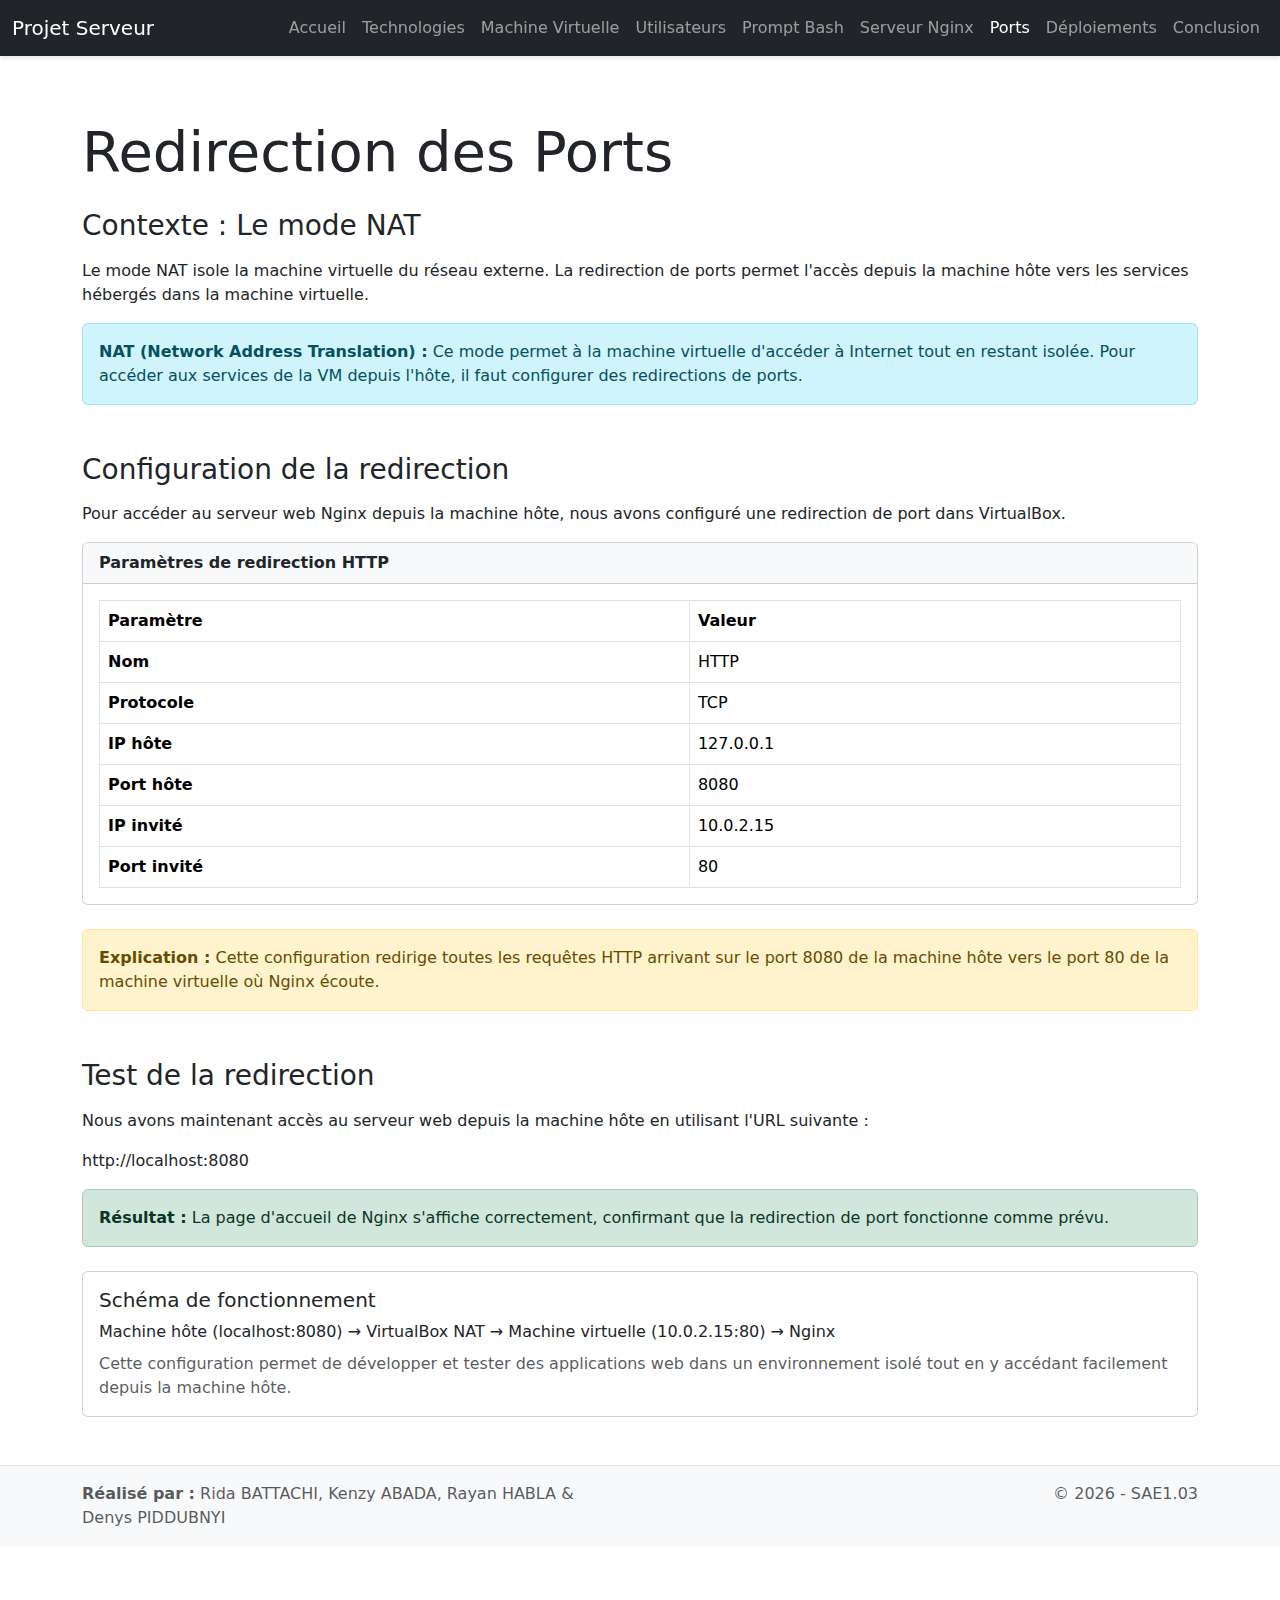
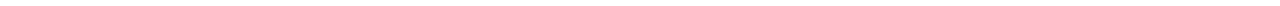
<file: ports.html>
<!DOCTYPE html>
<html lang="fr">
<head>
    <meta charset="UTF-8">
    <meta name="viewport" content="width=device-width, initial-scale=1.0">
    <title>Ports - Projet Serveur Web</title>
    <link href="https://cdn.jsdelivr.net/npm/bootstrap@5.3.0/dist/css/bootstrap.min.css" rel="stylesheet">
    <link href="css/style.css" rel="stylesheet">
</head>
<body>
    <!-- Navbar fixe -->
    <nav class="navbar navbar-expand-lg navbar-dark bg-dark fixed-top">
        <div class="container-fluid">
            <a class="navbar-brand" href="index.html">Projet Serveur</a>
            <button class="navbar-toggler" type="button" data-bs-toggle="collapse" data-bs-target="#navbarNav" aria-controls="navbarNav" aria-expanded="false" aria-label="Toggle navigation">
                <span class="navbar-toggler-icon"></span>
            </button>
            <div class="collapse navbar-collapse" id="navbarNav">
                <ul class="navbar-nav ms-auto">
                    <li class="nav-item">
                        <a class="nav-link" href="index.html">Accueil</a>
                    </li>
                    <li class="nav-item">
                        <a class="nav-link" href="technologies.html">Technologies</a>
                    </li>
                    <li class="nav-item">
                        <a class="nav-link" href="machine-virtuelle.html">Machine Virtuelle</a>
                    </li>
                    <li class="nav-item">
                        <a class="nav-link" href="utilisateurs.html">Utilisateurs</a>
                    </li>
                    <li class="nav-item">
                        <a class="nav-link" href="prompt-bash.html">Prompt Bash</a>
                    </li>
                    <li class="nav-item">
                        <a class="nav-link" href="serveur-nginx.html">Serveur Nginx</a>
                    </li>
                    <li class="nav-item">
                        <a class="nav-link active" aria-current="page" href="ports.html">Ports</a>
                    </li>
                    <li class="nav-item">
                        <a class="nav-link" href="deploiements.html">Déploiements</a>
                    </li>
                    <li class="nav-item">
                        <a class="nav-link" href="conclusion.html">Conclusion</a>
                    </li>
                </ul>
            </div>
        </div>
    </nav>

    <!-- Contenu principal -->
    <main class="container my-5">
        <div class="row">
            <div class="col-12">
                <h1 class="display-4 mb-4">Redirection des Ports</h1>
                
                <section class="mb-5">
                    <h2 class="h3 mb-3">Contexte : Le mode NAT</h2>
                    <p>Le mode NAT isole la machine virtuelle du réseau externe. La redirection de ports permet l'accès depuis la machine hôte vers les services hébergés dans la machine virtuelle.</p>
                    
                    <div class="alert alert-info">
                        <strong>NAT (Network Address Translation) :</strong> Ce mode permet à la machine virtuelle d'accéder à Internet tout en restant isolée. Pour accéder aux services de la VM depuis l'hôte, il faut configurer des redirections de ports.
                    </div>
                </section>

                <section class="mb-5">
                    <h2 class="h3 mb-3">Configuration de la redirection</h2>
                    <p>Pour accéder au serveur web Nginx depuis la machine hôte, nous avons configuré une redirection de port dans VirtualBox.</p>
                    
                    <div class="card mb-4">
                        <div class="card-header bg-light">
                            <strong>Paramètres de redirection HTTP</strong>
                        </div>
                        <div class="card-body">
                            <table class="table table-bordered mb-0">
                                <thead>
                                    <tr>
                                        <th>Paramètre</th>
                                        <th>Valeur</th>
                                    </tr>
                                </thead>
                                <tbody>
                                    <tr>
                                        <td><strong>Nom</strong></td>
                                        <td>HTTP</td>
                                    </tr>
                                    <tr>
                                        <td><strong>Protocole</strong></td>
                                        <td>TCP</td>
                                    </tr>
                                    <tr>
                                        <td><strong>IP hôte</strong></td>
                                        <td>127.0.0.1</td>
                                    </tr>
                                    <tr>
                                        <td><strong>Port hôte</strong></td>
                                        <td>8080</td>
                                    </tr>
                                    <tr>
                                        <td><strong>IP invité</strong></td>
                                        <td>10.0.2.15</td>
                                    </tr>
                                    <tr>
                                        <td><strong>Port invité</strong></td>
                                        <td>80</td>
                                    </tr>
                                </tbody>
                            </table>
                        </div>
                    </div>
                    
                    <div class="alert alert-warning">
                        <strong>Explication :</strong> Cette configuration redirige toutes les requêtes HTTP arrivant sur le port 8080 de la machine hôte vers le port 80 de la machine virtuelle où Nginx écoute.
                    </div>
                </section>

                <section>
                    <h2 class="h3 mb-3">Test de la redirection</h2>
                    <p>Nous avons maintenant accès au serveur web depuis la machine hôte en utilisant l'URL suivante :</p>
                    
                    <div class="command-block">
                        http://localhost:8080
                    </div>
                    
                    <div class="alert alert-success mt-3">
                        <strong>Résultat :</strong> La page d'accueil de Nginx s'affiche correctement, confirmant que la redirection de port fonctionne comme prévu.
                    </div>
                    
                    <div class="card mt-4">
                        <div class="card-body">
                            <h3 class="h5 card-title">Schéma de fonctionnement</h3>
                            <p class="card-text mb-2">Machine hôte (localhost:8080) → VirtualBox NAT → Machine virtuelle (10.0.2.15:80) → Nginx</p>
                            <p class="card-text text-muted">Cette configuration permet de développer et tester des applications web dans un environnement isolé tout en y accédant facilement depuis la machine hôte.</p>
                        </div>
                    </div>
                </section>
            </div>
        </div>
    </main>

    <!-- Footer -->
    <footer class="py-3 mt-auto">
        <div class="container">
            <div class="row">
                <div class="col-md-6">
                    <p class="mb-0 text-muted">
                        <strong>Réalisé par :</strong> Rida BATTACHI, Kenzy ABADA, Rayan HABLA &amp; Denys PIDDUBNYI
                    </p>
                </div>
                <div class="col-md-6 text-md-end">
                    <p class="mb-0 text-muted">
                        &copy; 2026 - SAE1.03
                    </p>
                </div>
            </div>
        </div>
    </footer>

    <link href="https://cdn.jsdelivr.net/npm/bootstrap@5.3.0/dist/js/bootstrap.bundle.min.js" rel="stylesheet">
</body>
</html>
</file>
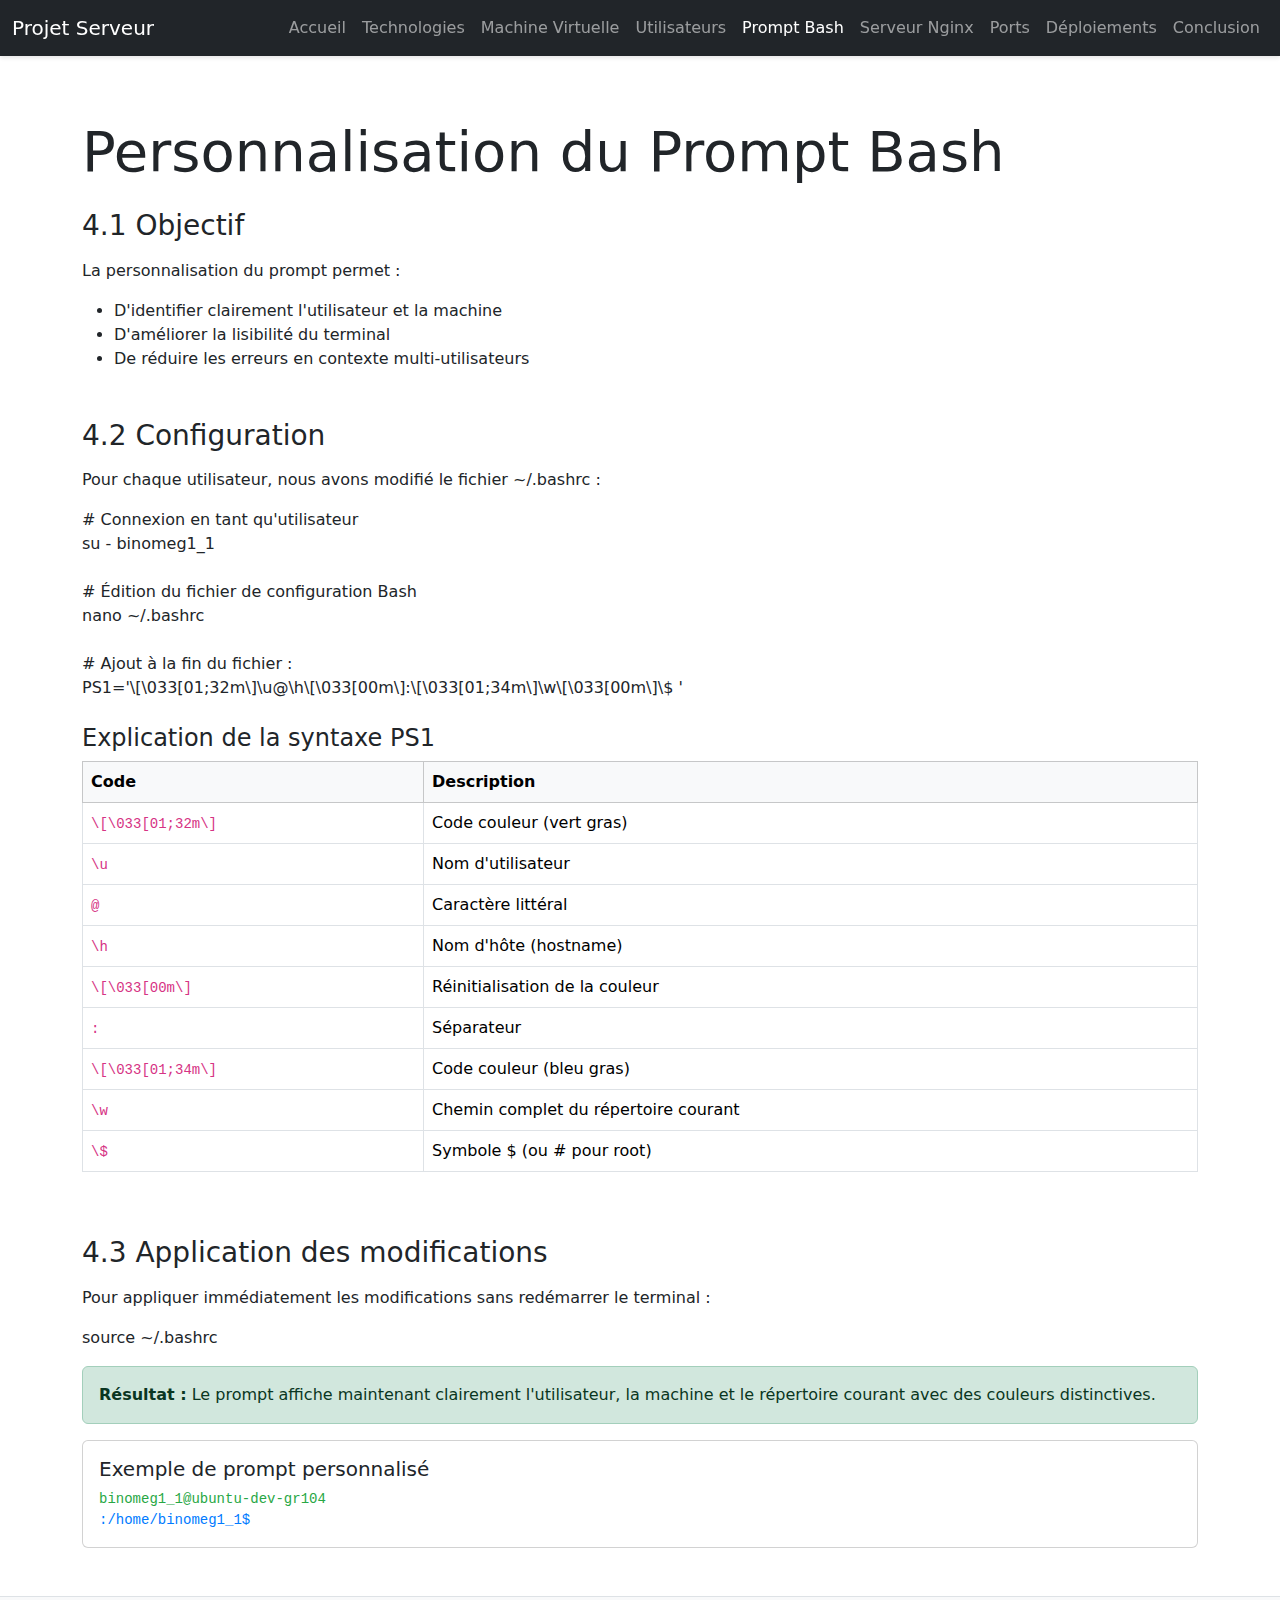
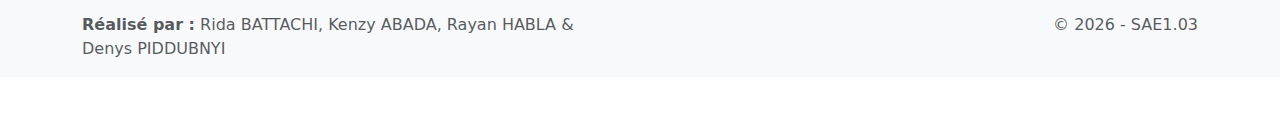
<file: prompt-bash.html>
<!DOCTYPE html>
<html lang="fr">
<head>
    <meta charset="UTF-8">
    <meta name="viewport" content="width=device-width, initial-scale=1.0">
    <title>Prompt Bash - Projet Serveur Web</title>
    <link href="https://cdn.jsdelivr.net/npm/bootstrap@5.3.0/dist/css/bootstrap.min.css" rel="stylesheet">
    <link href="css/style.css" rel="stylesheet">
</head>
<body>
    <!-- Navbar fixe -->
    <nav class="navbar navbar-expand-lg navbar-dark bg-dark fixed-top">
        <div class="container-fluid">
            <a class="navbar-brand" href="index.html">Projet Serveur</a>
            <button class="navbar-toggler" type="button" data-bs-toggle="collapse" data-bs-target="#navbarNav" aria-controls="navbarNav" aria-expanded="false" aria-label="Toggle navigation">
                <span class="navbar-toggler-icon"></span>
            </button>
            <div class="collapse navbar-collapse" id="navbarNav">
                <ul class="navbar-nav ms-auto">
                    <li class="nav-item">
                        <a class="nav-link" href="index.html">Accueil</a>
                    </li>
                    <li class="nav-item">
                        <a class="nav-link" href="technologies.html">Technologies</a>
                    </li>
                    <li class="nav-item">
                        <a class="nav-link" href="machine-virtuelle.html">Machine Virtuelle</a>
                    </li>
                    <li class="nav-item">
                        <a class="nav-link" href="utilisateurs.html">Utilisateurs</a>
                    </li>
                    <li class="nav-item">
                        <a class="nav-link active" aria-current="page" href="prompt-bash.html">Prompt Bash</a>
                    </li>
                    <li class="nav-item">
                        <a class="nav-link" href="serveur-nginx.html">Serveur Nginx</a>
                    </li>
                    <li class="nav-item">
                        <a class="nav-link" href="ports.html">Ports</a>
                    </li>
                    <li class="nav-item">
                        <a class="nav-link" href="deploiements.html">Déploiements</a>
                    </li>
                    <li class="nav-item">
                        <a class="nav-link" href="conclusion.html">Conclusion</a>
                    </li>
                </ul>
            </div>
        </div>
    </nav>

    <!-- Contenu principal -->
    <main class="container my-5">
        <div class="row">
            <div class="col-12">
                <h1 class="display-4 mb-4">Personnalisation du Prompt Bash</h1>
                
                <section class="mb-5">
                    <h2 class="h3 mb-3">4.1 Objectif</h2>
                    <p>La personnalisation du prompt permet :</p>
                    <ul>
                        <li>D'identifier clairement l'utilisateur et la machine</li>
                        <li>D'améliorer la lisibilité du terminal</li>
                        <li>De réduire les erreurs en contexte multi-utilisateurs</li>
                    </ul>
                </section>

                <section class="mb-5">
                    <h2 class="h3 mb-3">4.2 Configuration</h2>
                    <p>Pour chaque utilisateur, nous avons modifié le fichier ~/.bashrc :</p>
                    
                    <div class="command-block">
                        # Connexion en tant qu'utilisateur<br>
                        su - binomeg1_1<br><br>
                        # Édition du fichier de configuration Bash<br>
                        nano ~/.bashrc<br><br>
                        # Ajout à la fin du fichier :<br>
                        PS1='\[\033[01;32m\]\u@\h\[\033[00m\]:\[\033[01;34m\]\w\[\033[00m\]\$ '
                    </div>
                    
                    <h3 class="h4 mt-4">Explication de la syntaxe PS1</h3>
                    <div class="table-responsive">
                        <table class="table table-bordered">
                            <thead class="table-light">
                                <tr>
                                    <th>Code</th>
                                    <th>Description</th>
                                </tr>
                            </thead>
                            <tbody>
                                <tr>
                                    <td><code>\[\033[01;32m\]</code></td>
                                    <td>Code couleur (vert gras)</td>
                                </tr>
                                <tr>
                                    <td><code>\u</code></td>
                                    <td>Nom d'utilisateur</td>
                                </tr>
                                <tr>
                                    <td><code>@</code></td>
                                    <td>Caractère littéral</td>
                                </tr>
                                <tr>
                                    <td><code>\h</code></td>
                                    <td>Nom d'hôte (hostname)</td>
                                </tr>
                                <tr>
                                    <td><code>\[\033[00m\]</code></td>
                                    <td>Réinitialisation de la couleur</td>
                                </tr>
                                <tr>
                                    <td><code>:</code></td>
                                    <td>Séparateur</td>
                                </tr>
                                <tr>
                                    <td><code>\[\033[01;34m\]</code></td>
                                    <td>Code couleur (bleu gras)</td>
                                </tr>
                                <tr>
                                    <td><code>\w</code></td>
                                    <td>Chemin complet du répertoire courant</td>
                                </tr>
                                <tr>
                                    <td><code>\$</code></td>
                                    <td>Symbole $ (ou # pour root)</td>
                                </tr>
                            </tbody>
                        </table>
                    </div>
                </section>

                <section>
                    <h2 class="h3 mb-3">4.3 Application des modifications</h2>
                    <p>Pour appliquer immédiatement les modifications sans redémarrer le terminal :</p>
                    
                    <div class="command-block">
                        source ~/.bashrc
                    </div>
                    
                    <div class="alert alert-success mt-3">
                        <strong>Résultat :</strong> Le prompt affiche maintenant clairement l'utilisateur, la machine et le répertoire courant avec des couleurs distinctives.
                    </div>
                    
                    <div class="card">
                        <div class="card-body">
                            <h3 class="h5 card-title">Exemple de prompt personnalisé</h3>
                            <code class="d-block" style="color: #28a745;">binomeg1_1@ubuntu-dev-gr104</code>
                            <code class="d-block" style="color: #007bff;">:/home/binomeg1_1$ </code>
                        </div>
                    </div>
                </section>
            </div>
        </div>
    </main>

    <!-- Footer -->
    <footer class="py-3 mt-auto">
        <div class="container">
            <div class="row">
                <div class="col-md-6">
                    <p class="mb-0 text-muted">
                        <strong>Réalisé par :</strong> Rida BATTACHI, Kenzy ABADA, Rayan HABLA &amp; Denys PIDDUBNYI
                    </p>
                </div>
                <div class="col-md-6 text-md-end">
                    <p class="mb-0 text-muted">
                        &copy; 2026 - SAE1.03
                    </p>
                </div>
            </div>
        </div>
    </footer>

    <link href="https://cdn.jsdelivr.net/npm/bootstrap@5.3.0/dist/js/bootstrap.bundle.min.js" rel="stylesheet">
</body>
</html>
</file>
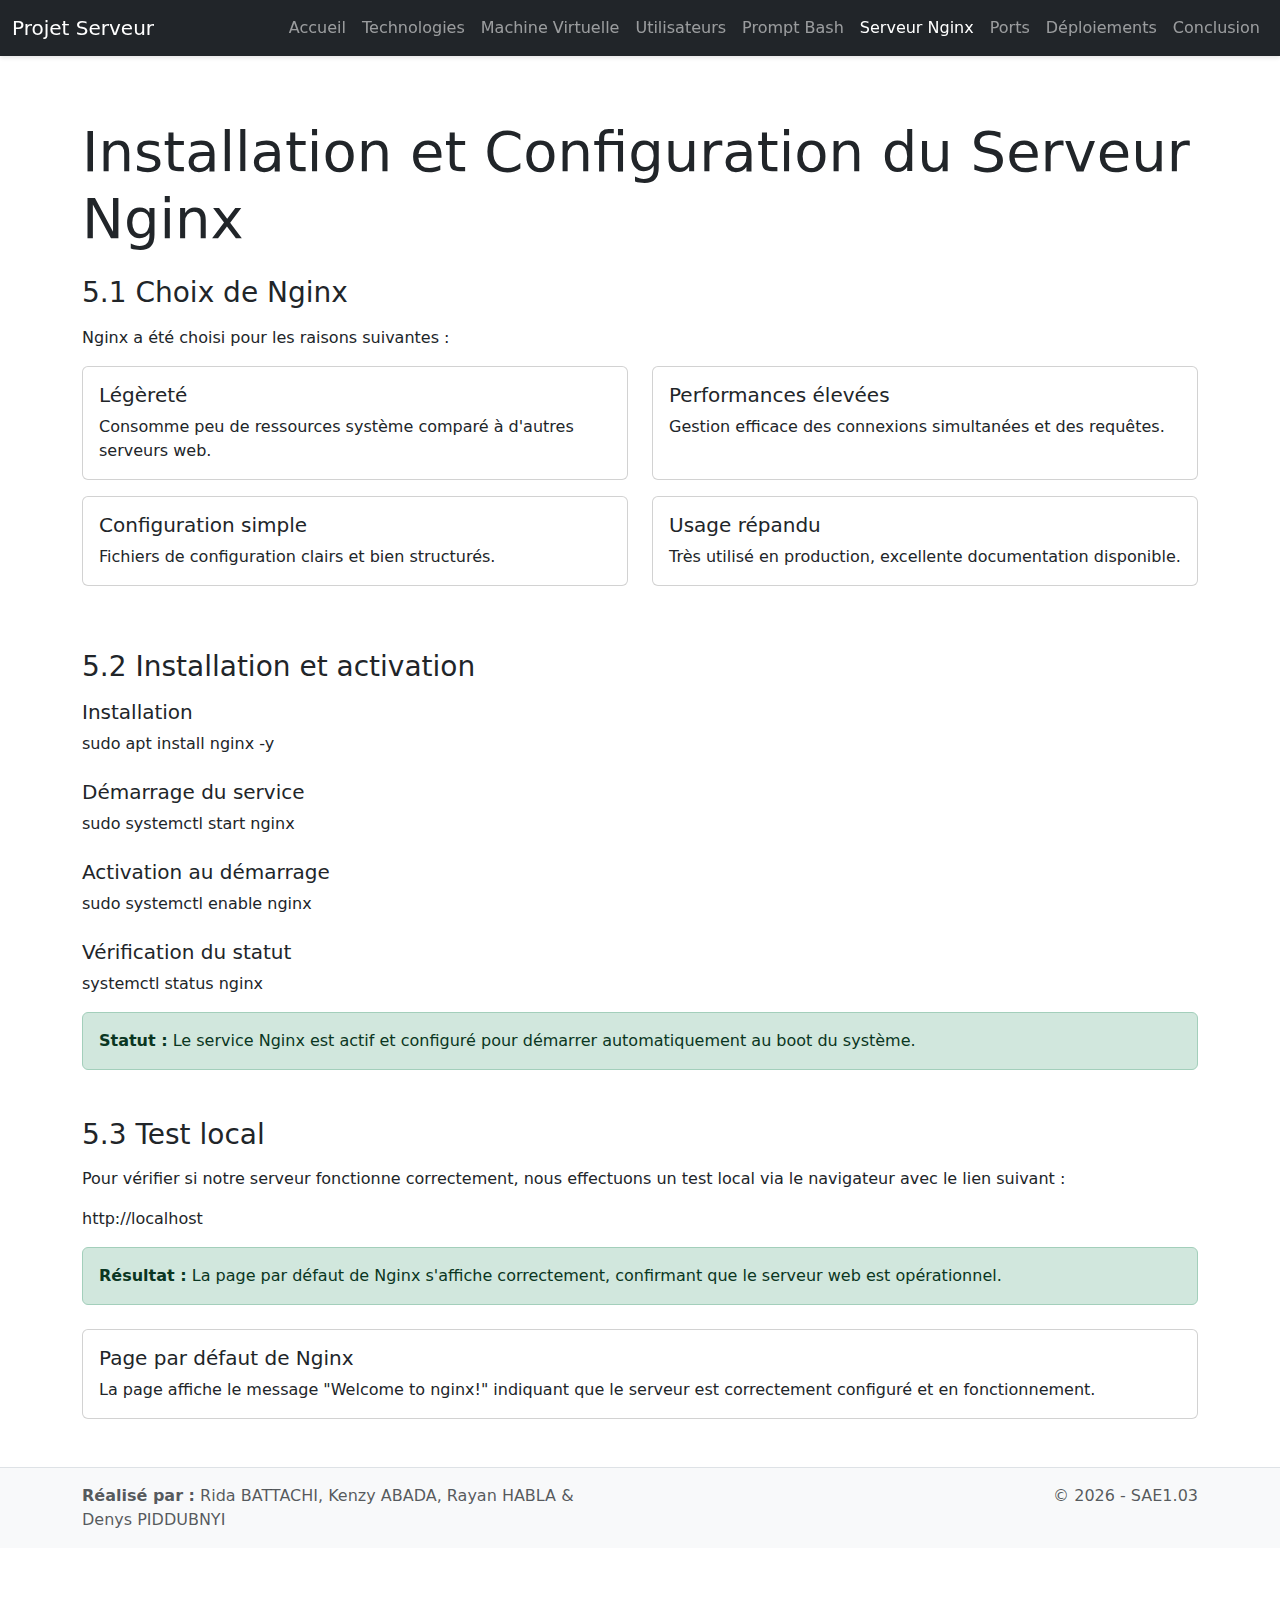
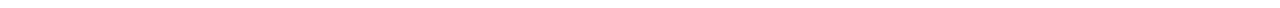
<file: serveur-nginx.html>
<!DOCTYPE html>
<html lang="fr">
<head>
    <meta charset="UTF-8">
    <meta name="viewport" content="width=device-width, initial-scale=1.0">
    <title>Installation et Configuration du Serveur Nginx - Projet Serveur Web</title>
    <link href="https://cdn.jsdelivr.net/npm/bootstrap@5.3.0/dist/css/bootstrap.min.css" rel="stylesheet">
    <link href="css/style.css" rel="stylesheet">
</head>
<body>
    <!-- Navbar fixe -->
    <nav class="navbar navbar-expand-lg navbar-dark bg-dark fixed-top">
        <div class="container-fluid">
            <a class="navbar-brand" href="index.html">Projet Serveur</a>
            <button class="navbar-toggler" type="button" data-bs-toggle="collapse" data-bs-target="#navbarNav" aria-controls="navbarNav" aria-expanded="false" aria-label="Toggle navigation">
                <span class="navbar-toggler-icon"></span>
            </button>
            <div class="collapse navbar-collapse" id="navbarNav">
                <ul class="navbar-nav ms-auto">
                    <li class="nav-item">
                        <a class="nav-link" href="index.html">Accueil</a>
                    </li>
                    <li class="nav-item">
                        <a class="nav-link" href="technologies.html">Technologies</a>
                    </li>
                    <li class="nav-item">
                        <a class="nav-link" href="machine-virtuelle.html">Machine Virtuelle</a>
                    </li>
                    <li class="nav-item">
                        <a class="nav-link" href="utilisateurs.html">Utilisateurs</a>
                    </li>
                    <li class="nav-item">
                        <a class="nav-link" href="prompt-bash.html">Prompt Bash</a>
                    </li>
                    <li class="nav-item">
                        <a class="nav-link active" aria-current="page" href="serveur-nginx.html">Serveur Nginx</a>
                    </li>
                    <li class="nav-item">
                        <a class="nav-link" href="ports.html">Ports</a>
                    </li>
                    <li class="nav-item">
                        <a class="nav-link" href="deploiements.html">Déploiements</a>
                    </li>
                    <li class="nav-item">
                        <a class="nav-link" href="conclusion.html">Conclusion</a>
                    </li>
                </ul>
            </div>
        </div>
    </nav>

    <!-- Contenu principal -->
    <main class="container my-5">
        <div class="row">
            <div class="col-12">
                <h1 class="display-4 mb-4">Installation et Configuration du Serveur Nginx</h1>
                
                <section class="mb-5">
                    <h2 class="h3 mb-3">5.1 Choix de Nginx</h2>
                    <p>Nginx a été choisi pour les raisons suivantes :</p>
                    
                    <div class="row">
                        <div class="col-md-6 mb-3">
                            <div class="card h-100">
                                <div class="card-body">
                                    <h3 class="h5 card-title">Légèreté</h3>
                                    <p class="card-text">Consomme peu de ressources système comparé à d'autres serveurs web.</p>
                                </div>
                            </div>
                        </div>
                        <div class="col-md-6 mb-3">
                            <div class="card h-100">
                                <div class="card-body">
                                    <h3 class="h5 card-title">Performances élevées</h3>
                                    <p class="card-text">Gestion efficace des connexions simultanées et des requêtes.</p>
                                </div>
                            </div>
                        </div>
                        <div class="col-md-6 mb-3">
                            <div class="card h-100">
                                <div class="card-body">
                                    <h3 class="h5 card-title">Configuration simple</h3>
                                    <p class="card-text">Fichiers de configuration clairs et bien structurés.</p>
                                </div>
                            </div>
                        </div>
                        <div class="col-md-6 mb-3">
                            <div class="card h-100">
                                <div class="card-body">
                                    <h3 class="h5 card-title">Usage répandu</h3>
                                    <p class="card-text">Très utilisé en production, excellente documentation disponible.</p>
                                </div>
                            </div>
                        </div>
                    </div>
                </section>

                <section class="mb-5">
                    <h2 class="h3 mb-3">5.2 Installation et activation</h2>
                    
                    <h3 class="h5">Installation</h3>
                    <div class="command-block">
                        sudo apt install nginx -y
                    </div>
                    
                    <h3 class="h5 mt-4">Démarrage du service</h3>
                    <div class="command-block">
                        sudo systemctl start nginx
                    </div>
                    
                    <h3 class="h5 mt-4">Activation au démarrage</h3>
                    <div class="command-block">
                        sudo systemctl enable nginx
                    </div>
                    
                    <h3 class="h5 mt-4">Vérification du statut</h3>
                    <div class="command-block">
                        systemctl status nginx
                    </div>
                    
                    <div class="alert alert-success mt-3">
                        <strong>Statut :</strong> Le service Nginx est actif et configuré pour démarrer automatiquement au boot du système.
                    </div>
                </section>

                <section>
                    <h2 class="h3 mb-3">5.3 Test local</h2>
                    <p>Pour vérifier si notre serveur fonctionne correctement, nous effectuons un test local via le navigateur avec le lien suivant :</p>
                    
                    <div class="command-block">
                        http://localhost
                    </div>
                    
                    <div class="alert alert-success mt-3">
                        <strong>Résultat :</strong> La page par défaut de Nginx s'affiche correctement, confirmant que le serveur web est opérationnel.
                    </div>
                    
                    <div class="card mt-4">
                        <div class="card-body">
                            <h3 class="h5 card-title">Page par défaut de Nginx</h3>
                            <p class="card-text">La page affiche le message "Welcome to nginx!" indiquant que le serveur est correctement configuré et en fonctionnement.</p>
                        </div>
                    </div>
                </section>
            </div>
        </div>
    </main>

    <!-- Footer -->
    <footer class="py-3 mt-auto">
        <div class="container">
            <div class="row">
                <div class="col-md-6">
                    <p class="mb-0 text-muted">
                        <strong>Réalisé par :</strong> Rida BATTACHI, Kenzy ABADA, Rayan HABLA &amp; Denys PIDDUBNYI
                    </p>
                </div>
                <div class="col-md-6 text-md-end">
                    <p class="mb-0 text-muted">
                        &copy; 2026 - SAE1.03
                    </p>
                </div>
            </div>
        </div>
    </footer>

    <link href="https://cdn.jsdelivr.net/npm/bootstrap@5.3.0/dist/js/bootstrap.bundle.min.js" rel="stylesheet">
</body>
</html>
</file>
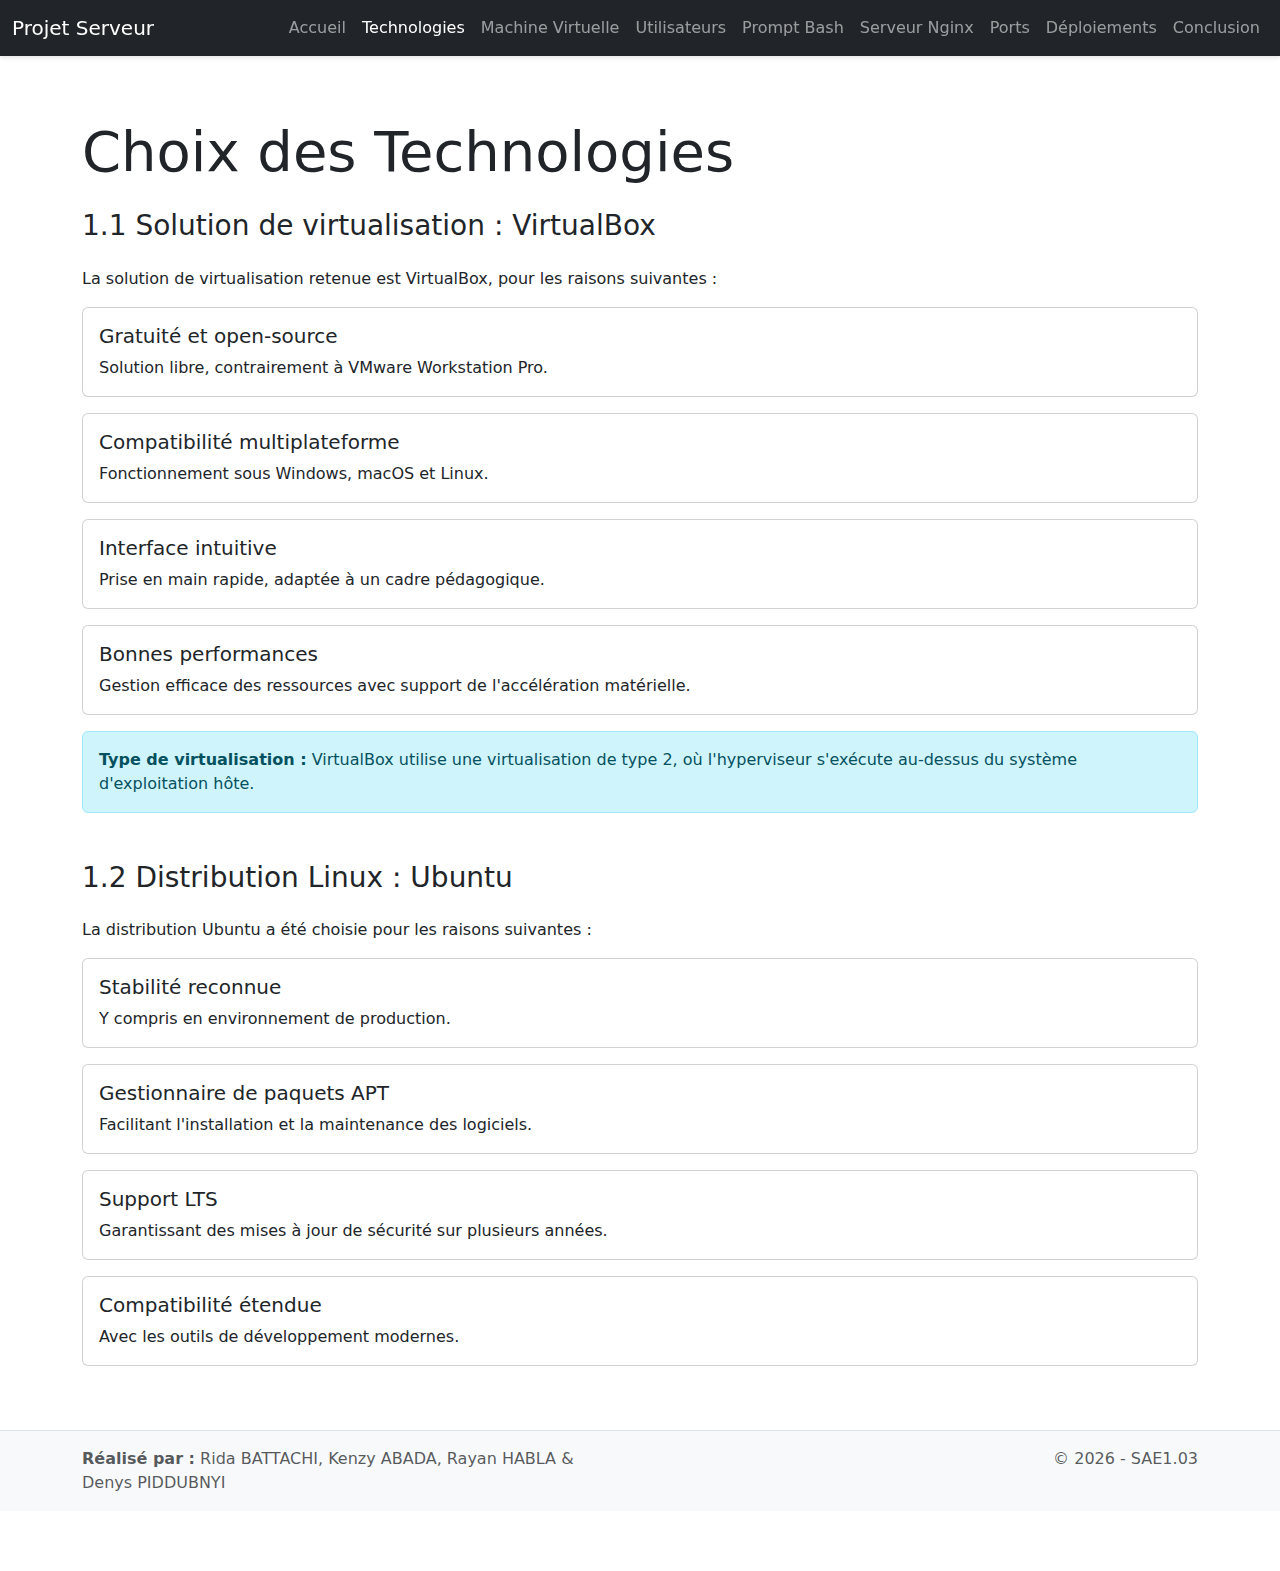
<file: technologies.html>
<!DOCTYPE html>
<html lang="fr">
<head>
    <meta charset="UTF-8">
    <meta name="viewport" content="width=device-width, initial-scale=1.0">
    <title>Choix des Technologies - Projet Serveur Web</title>
    <link href="https://cdn.jsdelivr.net/npm/bootstrap@5.3.0/dist/css/bootstrap.min.css" rel="stylesheet">
    <link href="css/style.css" rel="stylesheet">
</head>
<body>
    <!-- Navbar fixe -->
    <nav class="navbar navbar-expand-lg navbar-dark bg-dark fixed-top">
        <div class="container-fluid">
            <a class="navbar-brand" href="index.html">Projet Serveur</a>
            <button class="navbar-toggler" type="button" data-bs-toggle="collapse" data-bs-target="#navbarNav" aria-controls="navbarNav" aria-expanded="false" aria-label="Toggle navigation">
                <span class="navbar-toggler-icon"></span>
            </button>
            <div class="collapse navbar-collapse" id="navbarNav">
                <ul class="navbar-nav ms-auto">
                    <li class="nav-item">
                        <a class="nav-link" href="index.html">Accueil</a>
                    </li>
                    <li class="nav-item">
                        <a class="nav-link active" aria-current="page" href="technologies.html">Technologies</a>
                    </li>
                    <li class="nav-item">
                        <a class="nav-link" href="machine-virtuelle.html">Machine Virtuelle</a>
                    </li>
                    <li class="nav-item">
                        <a class="nav-link" href="utilisateurs.html">Utilisateurs</a>
                    </li>
                    <li class="nav-item">
                        <a class="nav-link" href="prompt-bash.html">Prompt Bash</a>
                    </li>
                    <li class="nav-item">
                        <a class="nav-link" href="serveur-nginx.html">Serveur Nginx</a>
                    </li>
                    <li class="nav-item">
                        <a class="nav-link" href="ports.html">Ports</a>
                    </li>
                    <li class="nav-item">
                        <a class="nav-link" href="deploiements.html">Déploiements</a>
                    </li>
                    <li class="nav-item">
                        <a class="nav-link" href="conclusion.html">Conclusion</a>
                    </li>
                </ul>
            </div>
        </div>
    </nav>

    <!-- Contenu principal -->
    <main class="container my-5">
        <div class="row">
            <div class="col-12">
                <h1 class="display-4 mb-4">Choix des Technologies</h1>
                
                <section class="mb-5">
                    <h2 class="h3 mb-4">1.1 Solution de virtualisation : VirtualBox</h2>
                    <p>La solution de virtualisation retenue est VirtualBox, pour les raisons suivantes :</p>
                    
                    <div class="card mb-3">
                        <div class="card-body">
                            <h3 class="h5 card-title">Gratuité et open-source</h3>
                            <p class="card-text">Solution libre, contrairement à VMware Workstation Pro.</p>
                        </div>
                    </div>
                    
                    <div class="card mb-3">
                        <div class="card-body">
                            <h3 class="h5 card-title">Compatibilité multiplateforme</h3>
                            <p class="card-text">Fonctionnement sous Windows, macOS et Linux.</p>
                        </div>
                    </div>
                    
                    <div class="card mb-3">
                        <div class="card-body">
                            <h3 class="h5 card-title">Interface intuitive</h3>
                            <p class="card-text">Prise en main rapide, adaptée à un cadre pédagogique.</p>
                        </div>
                    </div>
                    
                    <div class="card mb-3">
                        <div class="card-body">
                            <h3 class="h5 card-title">Bonnes performances</h3>
                            <p class="card-text">Gestion efficace des ressources avec support de l'accélération matérielle.</p>
                        </div>
                    </div>
                    
                    <div class="alert alert-info">
                        <strong>Type de virtualisation :</strong> VirtualBox utilise une virtualisation de type 2, où l'hyperviseur s'exécute au-dessus du système d'exploitation hôte.
                    </div>
                </section>

                <section>
                    <h2 class="h3 mb-4">1.2 Distribution Linux : Ubuntu</h2>
                    <p>La distribution Ubuntu a été choisie pour les raisons suivantes :</p>
                    
                    <div class="card mb-3">
                        <div class="card-body">
                            <h3 class="h5 card-title">Stabilité reconnue</h3>
                            <p class="card-text">Y compris en environnement de production.</p>
                        </div>
                    </div>
                    
                    <div class="card mb-3">
                        <div class="card-body">
                            <h3 class="h5 card-title">Gestionnaire de paquets APT</h3>
                            <p class="card-text">Facilitant l'installation et la maintenance des logiciels.</p>
                        </div>
                    </div>
                    
                    <div class="card mb-3">
                        <div class="card-body">
                            <h3 class="h5 card-title">Support LTS</h3>
                            <p class="card-text">Garantissant des mises à jour de sécurité sur plusieurs années.</p>
                        </div>
                    </div>
                    
                    <div class="card mb-3">
                        <div class="card-body">
                            <h3 class="h5 card-title">Compatibilité étendue</h3>
                            <p class="card-text">Avec les outils de développement modernes.</p>
                        </div>
                    </div>
                </section>
            </div>
        </div>
    </main>

    <!-- Footer -->
    <footer class="py-3 mt-auto">
        <div class="container">
            <div class="row">
                <div class="col-md-6">
                    <p class="mb-0 text-muted">
                        <strong>Réalisé par :</strong> Rida BATTACHI, Kenzy ABADA, Rayan HABLA &amp; Denys PIDDUBNYI
                    </p>
                </div>
                <div class="col-md-6 text-md-end">
                    <p class="mb-0 text-muted">
                        &copy; 2026 - SAE1.03
                    </p>
                </div>
            </div>
        </div>
    </footer>

    <link href="https://cdn.jsdelivr.net/npm/bootstrap@5.3.0/dist/js/bootstrap.bundle.min.js" rel="stylesheet">
</body>
</html>
</file>
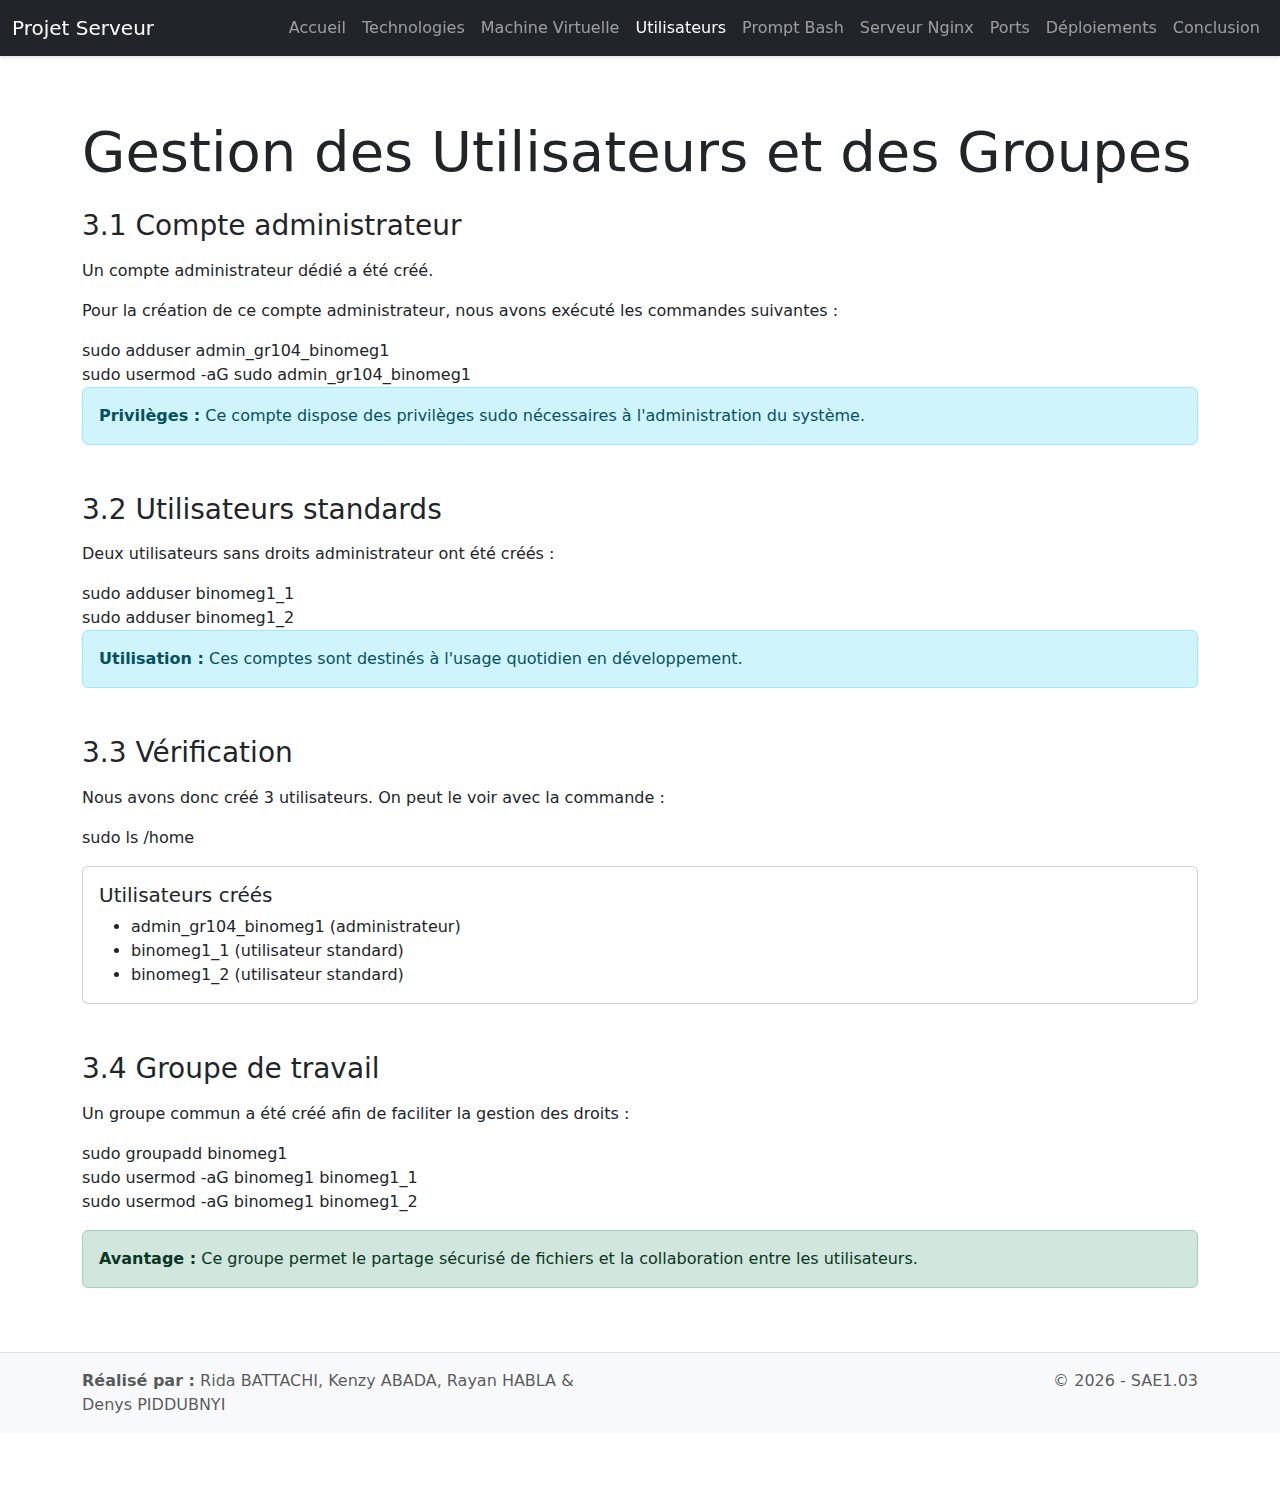
<file: utilisateurs.html>
<!DOCTYPE html>
<html lang="fr">
<head>
    <meta charset="UTF-8">
    <meta name="viewport" content="width=device-width, initial-scale=1.0">
    <title>Gestion des Utilisateurs et des Groupes - Projet Serveur Web</title>
    <link href="https://cdn.jsdelivr.net/npm/bootstrap@5.3.0/dist/css/bootstrap.min.css" rel="stylesheet">
    <link href="css/style.css" rel="stylesheet">
</head>
<body>
    <!-- Navbar fixe -->
    <nav class="navbar navbar-expand-lg navbar-dark bg-dark fixed-top">
        <div class="container-fluid">
            <a class="navbar-brand" href="index.html">Projet Serveur</a>
            <button class="navbar-toggler" type="button" data-bs-toggle="collapse" data-bs-target="#navbarNav" aria-controls="navbarNav" aria-expanded="false" aria-label="Toggle navigation">
                <span class="navbar-toggler-icon"></span>
            </button>
            <div class="collapse navbar-collapse" id="navbarNav">
                <ul class="navbar-nav ms-auto">
                    <li class="nav-item">
                        <a class="nav-link" href="index.html">Accueil</a>
                    </li>
                    <li class="nav-item">
                        <a class="nav-link" href="technologies.html">Technologies</a>
                    </li>
                    <li class="nav-item">
                        <a class="nav-link" href="machine-virtuelle.html">Machine Virtuelle</a>
                    </li>
                    <li class="nav-item">
                        <a class="nav-link active" aria-current="page" href="utilisateurs.html">Utilisateurs</a>
                    </li>
                    <li class="nav-item">
                        <a class="nav-link" href="prompt-bash.html">Prompt Bash</a>
                    </li>
                    <li class="nav-item">
                        <a class="nav-link" href="serveur-nginx.html">Serveur Nginx</a>
                    </li>
                    <li class="nav-item">
                        <a class="nav-link" href="ports.html">Ports</a>
                    </li>
                    <li class="nav-item">
                        <a class="nav-link" href="deploiements.html">Déploiements</a>
                    </li>
                    <li class="nav-item">
                        <a class="nav-link" href="conclusion.html">Conclusion</a>
                    </li>
                </ul>
            </div>
        </div>
    </nav>

    <!-- Contenu principal -->
    <main class="container my-5">
        <div class="row">
            <div class="col-12">
                <h1 class="display-4 mb-4">Gestion des Utilisateurs et des Groupes</h1>
                
                <section class="mb-5">
                    <h2 class="h3 mb-3">3.1 Compte administrateur</h2>
                    <p>Un compte administrateur dédié a été créé.</p>
                    <p>Pour la création de ce compte administrateur, nous avons exécuté les commandes suivantes :</p>
                    
                    <div class="command-block">
                        sudo adduser admin_gr104_binomeg1<br>
                        sudo usermod -aG sudo admin_gr104_binomeg1
                    </div>
                    
                    <div class="alert alert-info">
                        <strong>Privilèges :</strong> Ce compte dispose des privilèges sudo nécessaires à l'administration du système.
                    </div>
                </section>

                <section class="mb-5">
                    <h2 class="h3 mb-3">3.2 Utilisateurs standards</h2>
                    <p>Deux utilisateurs sans droits administrateur ont été créés :</p>
                    
                    <div class="command-block">
                        sudo adduser binomeg1_1<br>
                        sudo adduser binomeg1_2
                    </div>
                    
                    <div class="alert alert-info">
                        <strong>Utilisation :</strong> Ces comptes sont destinés à l'usage quotidien en développement.
                    </div>
                </section>

                <section class="mb-5">
                    <h2 class="h3 mb-3">3.3 Vérification</h2>
                    <p>Nous avons donc créé 3 utilisateurs. On peut le voir avec la commande :</p>
                    
                    <div class="command-block">
                        sudo ls /home
                    </div>
                    
                    <div class="card mt-3">
                        <div class="card-body">
                            <h3 class="h5 card-title">Utilisateurs créés</h3>
                            <ul class="mb-0">
                                <li>admin_gr104_binomeg1 (administrateur)</li>
                                <li>binomeg1_1 (utilisateur standard)</li>
                                <li>binomeg1_2 (utilisateur standard)</li>
                            </ul>
                        </div>
                    </div>
                </section>

                <section>
                    <h2 class="h3 mb-3">3.4 Groupe de travail</h2>
                    <p>Un groupe commun a été créé afin de faciliter la gestion des droits :</p>
                    
                    <div class="command-block">
                        sudo groupadd binomeg1<br>
                        sudo usermod -aG binomeg1 binomeg1_1<br>
                        sudo usermod -aG binomeg1 binomeg1_2
                    </div>
                    
                    <div class="alert alert-success mt-3">
                        <strong>Avantage :</strong> Ce groupe permet le partage sécurisé de fichiers et la collaboration entre les utilisateurs.
                    </div>
                </section>
            </div>
        </div>
    </main>

    <!-- Footer -->
    <footer class="py-3 mt-auto">
        <div class="container">
            <div class="row">
                <div class="col-md-6">
                    <p class="mb-0 text-muted">
                        <strong>Réalisé par :</strong> Rida BATTACHI, Kenzy ABADA, Rayan HABLA &amp; Denys PIDDUBNYI
                    </p>
                </div>
                <div class="col-md-6 text-md-end">
                    <p class="mb-0 text-muted">
                        &copy; 2026 - SAE1.03
                    </p>
                </div>
            </div>
        </div>
    </footer>

    <link href="https://cdn.jsdelivr.net/npm/bootstrap@5.3.0/dist/js/bootstrap.bundle.min.js" rel="stylesheet">
</body>
</html>
</file>
<file: css/style.css>
body {
  padding-top: 70px;
  padding-bottom: 60px;
}

.navbar {
  box-shadow: 0 2px 4px rgba(0,0,0,0.1);
}

footer {
  background-color: #f8f9fa;
  border-top: 1px solid #dee2e6;
}

main {
  min-height: calc(100vh - 130px);
}
</file>
